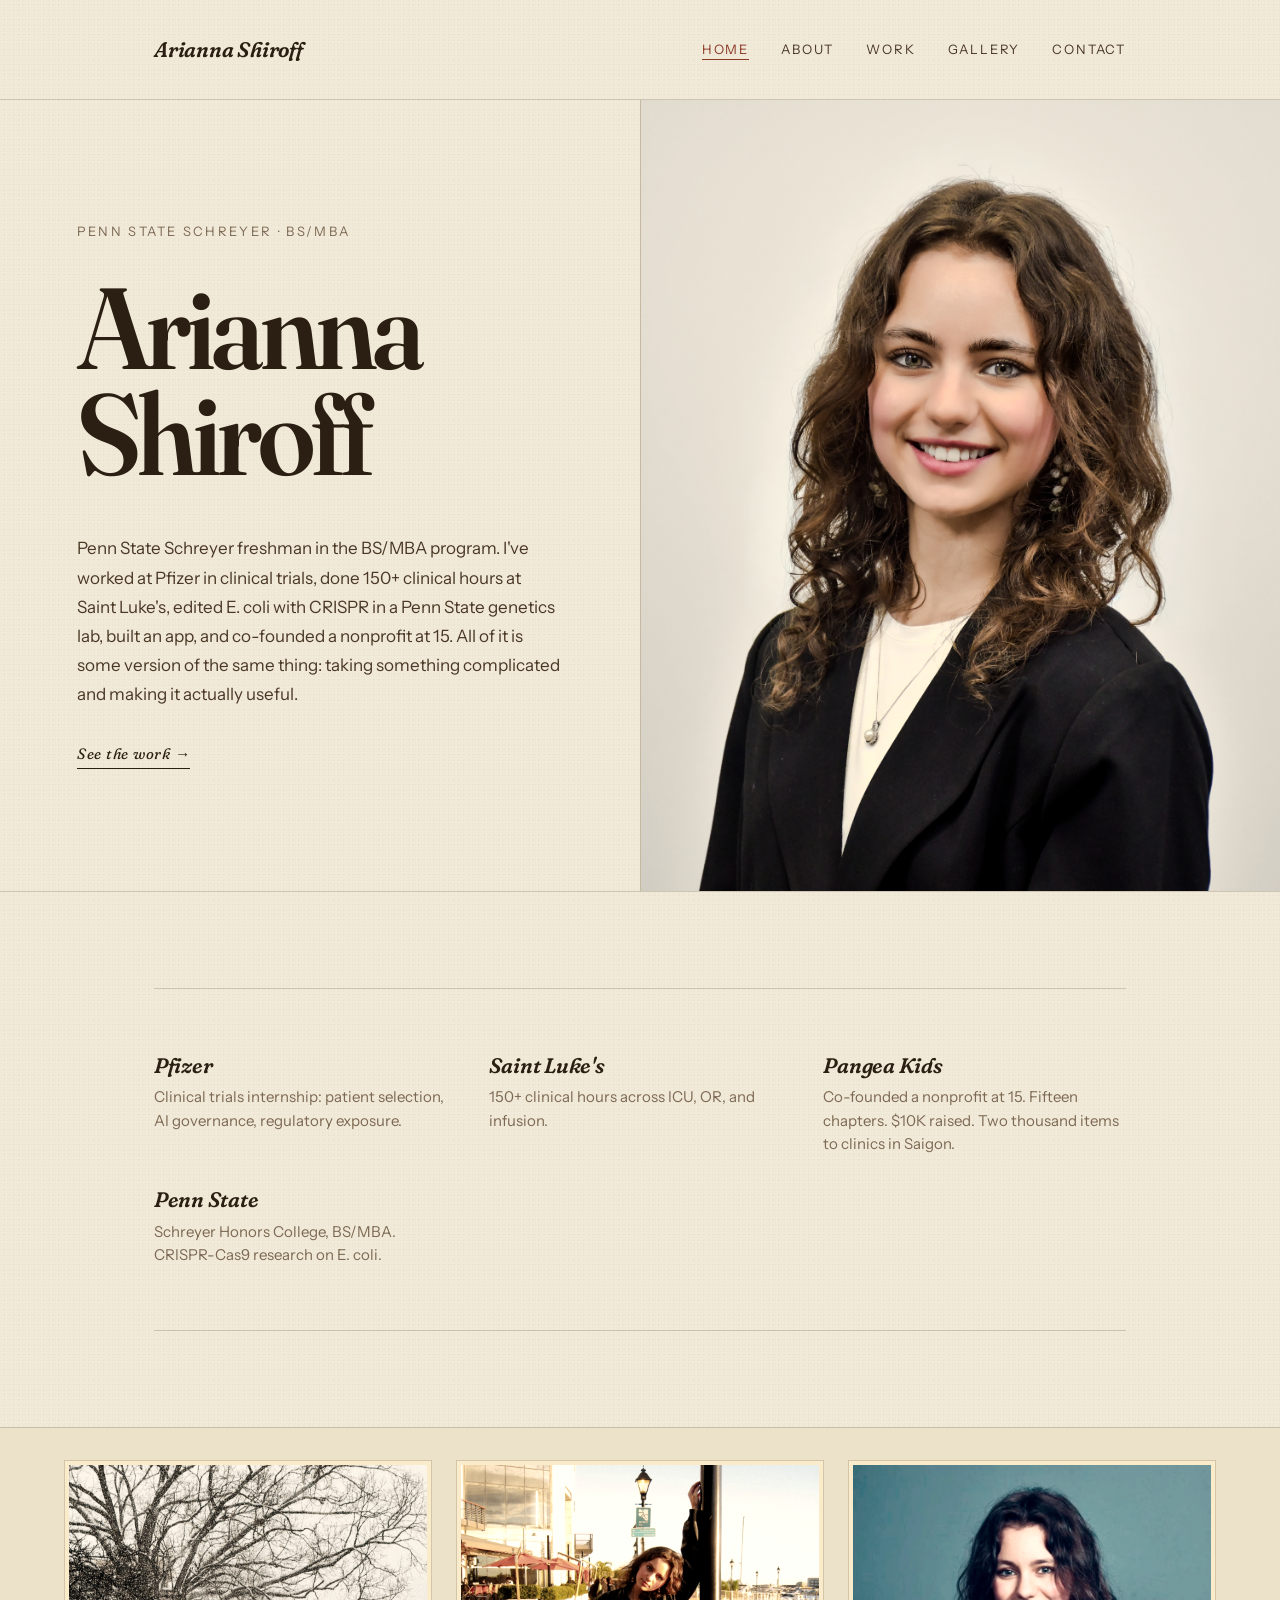
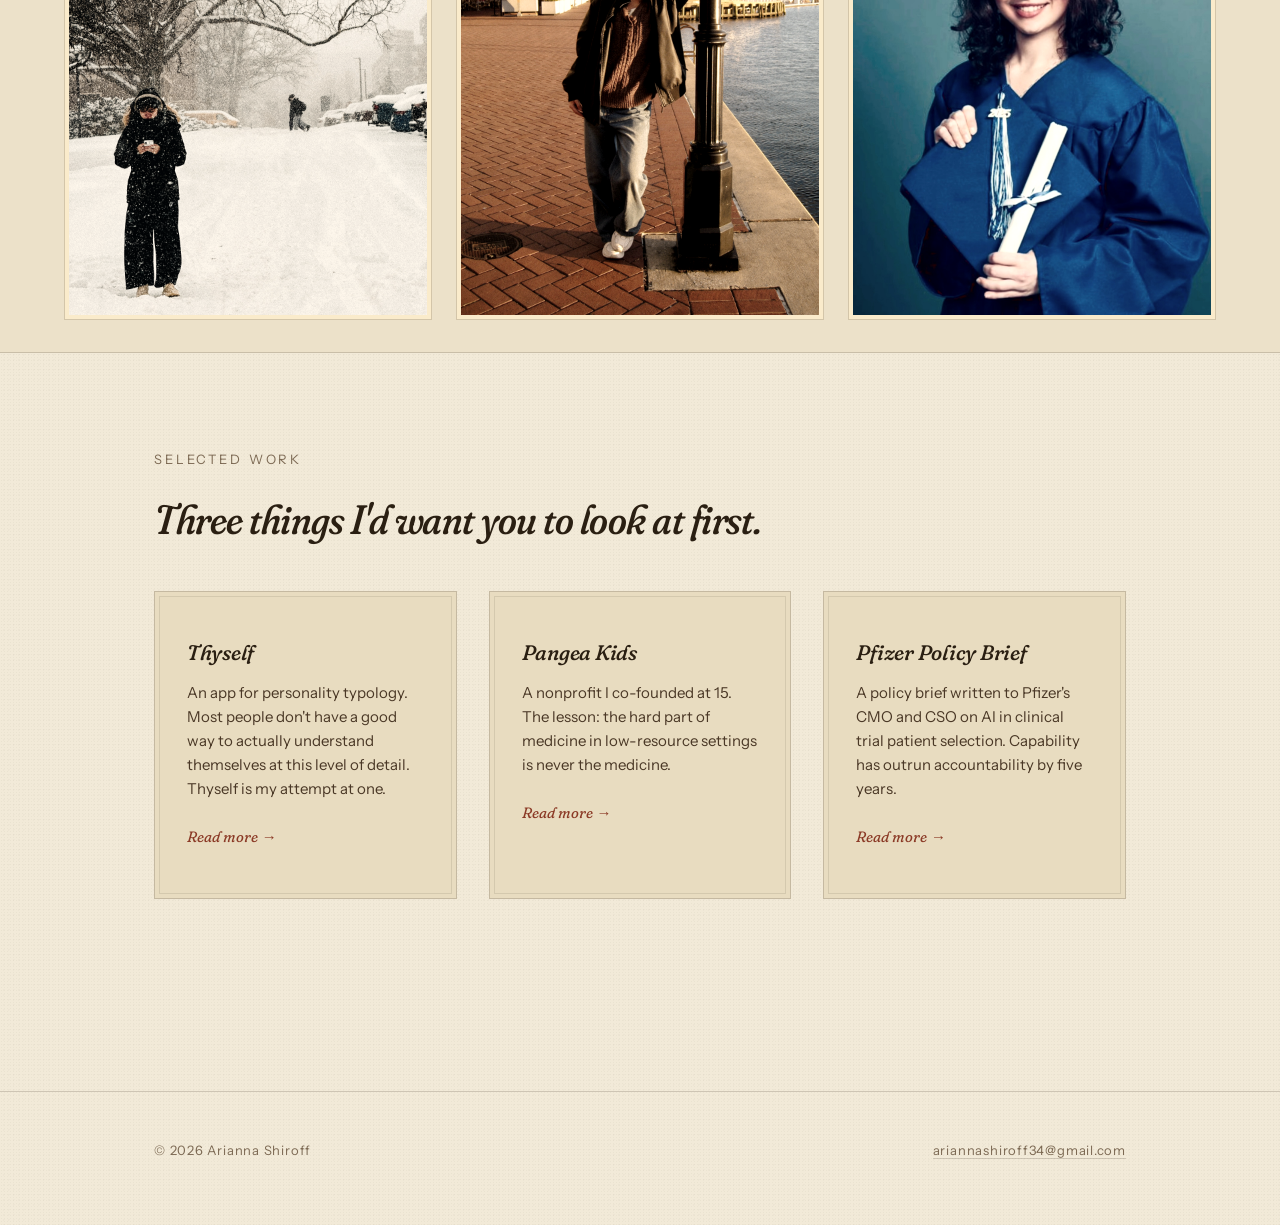
<file: index.html>
<!doctype html>
<html lang="en">
<head>
  <meta charset="utf-8" />
  <meta name="viewport" content="width=device-width, initial-scale=1" />
  <title>Arianna Shiroff | Portfolio</title>
  <meta name="description" content="Arianna Shiroff is a Penn State Schreyer Honors freshman in the BS/MBA program working at the seam between clinical science, science communication, and product. Translating what's complex and interior into something others can use." />
  <meta name="author" content="Arianna Shiroff" />

  <meta property="og:type" content="website" />
  <meta property="og:title" content="Arianna Shiroff | Portfolio" />
  <meta property="og:description" content="Translating what's complex and interior into something others can use." />
  <meta property="og:image" content="/assets/og-image.jpg" />
  <meta property="og:url" content="https://ariannashiroff.vercel.app/" />
  <meta name="twitter:card" content="summary_large_image" />

  <link rel="canonical" href="https://ariannashiroff.vercel.app/" />
  <link rel="icon" href="/favicon.ico" />

  <link rel="preconnect" href="https://fonts.googleapis.com" />
  <link rel="preconnect" href="https://fonts.gstatic.com" crossorigin />
  <link href="https://fonts.googleapis.com/css2?family=Fraunces:ital,opsz,wght,SOFT@0,9..144,400..700,0..100;1,9..144,400..700,0..100&family=Instrument+Sans:ital,wght@0,400;0,500;0,600;1,400&display=swap" rel="stylesheet" />

  <link rel="stylesheet" href="/css/styles.css" />
</head>
<body>

<header class="site-header">
  <div class="container">
    <a href="/" class="site-mark">Arianna Shiroff</a>
    <nav class="site-nav" aria-label="Primary">
      <ul>
        <li><a href="/" class="is-active">Home</a></li>
        <li><a href="/about.html">About</a></li>
        <li><a href="/work.html">Work</a></li>
        <li><a href="/gallery.html">Gallery</a></li>
        <li><a href="/contact.html">Contact</a></li>
      </ul>
    </nav>
  </div>
</header>

<main>
  <section class="hero">
    <div class="hero__copy">
      <p class="hero__eyebrow">Penn State Schreyer · BS/MBA</p>
      <h1 class="hero__name">Arianna<br>Shiroff</h1>
      <p class="hero__lede">Penn State Schreyer freshman in the BS/MBA program. I've worked at Pfizer in clinical trials, done 150+ clinical hours at Saint Luke's, edited E. coli with CRISPR in a Penn State genetics lab, built an app, and co-founded a nonprofit at 15. All of it is some version of the same thing: taking something complicated and making it actually useful.</p>
      <a href="/work" class="hero__cta">See the work →</a>
    </div>
    <div class="hero__photo-pane">
      <img src="/assets/headshot.jpg" alt="Arianna Shiroff" />
    </div>
  </section>

  <section>
    <div class="container">
      <div class="credentials">
        <div class="credentials__item">
          <h4>Pfizer</h4>
          <p>Clinical trials internship: patient selection, AI governance, regulatory exposure.</p>
        </div>
        <div class="credentials__item">
          <h4>Saint Luke's</h4>
          <p>150+ clinical hours across ICU, OR, and infusion.</p>
        </div>
        <div class="credentials__item">
          <h4>Pangea Kids</h4>
          <p>Co-founded a nonprofit at 15. Fifteen chapters. $10K raised. Two thousand items to clinics in Saigon.</p>
        </div>
        <div class="credentials__item">
          <h4>Penn State</h4>
          <p>Schreyer Honors College, BS/MBA. CRISPR-Cas9 research on E. coli.</p>
        </div>
      </div>
    </div>
  </section>

  <div class="editorial-strip">
    <img src="/assets/ari-snowstorm.jpg" alt="Arianna Shiroff in a snowstorm" />
    <img src="/assets/ari-waterfront-golden.jpg" alt="Arianna Shiroff at the waterfront, golden hour" />
    <img src="/assets/ari-graduation.jpg" alt="Arianna Shiroff graduating high school, 2025" />
  </div>

  <section>
    <div class="container">
      <p class="section__label">Selected Work</p>
      <h2 class="section__title">Three things I'd want you to look at first.</h2>

      <div class="featured">
        <article class="featured__card">
          <a href="/work.html#thyself">
            <h3>Thyself</h3>
            <p>An app for personality typology. Most people don't have a good way to actually understand themselves at this level of detail. Thyself is my attempt at one.</p>
            <span class="arrow">Read more →</span>
          </a>
        </article>
        <article class="featured__card">
          <a href="/work.html#vmaa">
            <h3>Pangea Kids</h3>
            <p>A nonprofit I co-founded at 15. The lesson: the hard part of medicine in low-resource settings is never the medicine.</p>
            <span class="arrow">Read more →</span>
          </a>
        </article>
        <article class="featured__card">
          <a href="/work.html#pfizer-brief">
            <h3>Pfizer Policy Brief</h3>
            <p>A policy brief written to Pfizer's CMO and CSO on AI in clinical trial patient selection. Capability has outrun accountability by five years.</p>
            <span class="arrow">Read more →</span>
          </a>
        </article>
      </div>
    </div>
  </section>
</main>

<footer class="site-footer">
  <div class="container">
    <span>© 2026 Arianna Shiroff</span>
    <span><a href="/contact.html">ariannashiroff34@gmail.com</a></span>
  </div>
</footer>

</body>
</html>
</file>
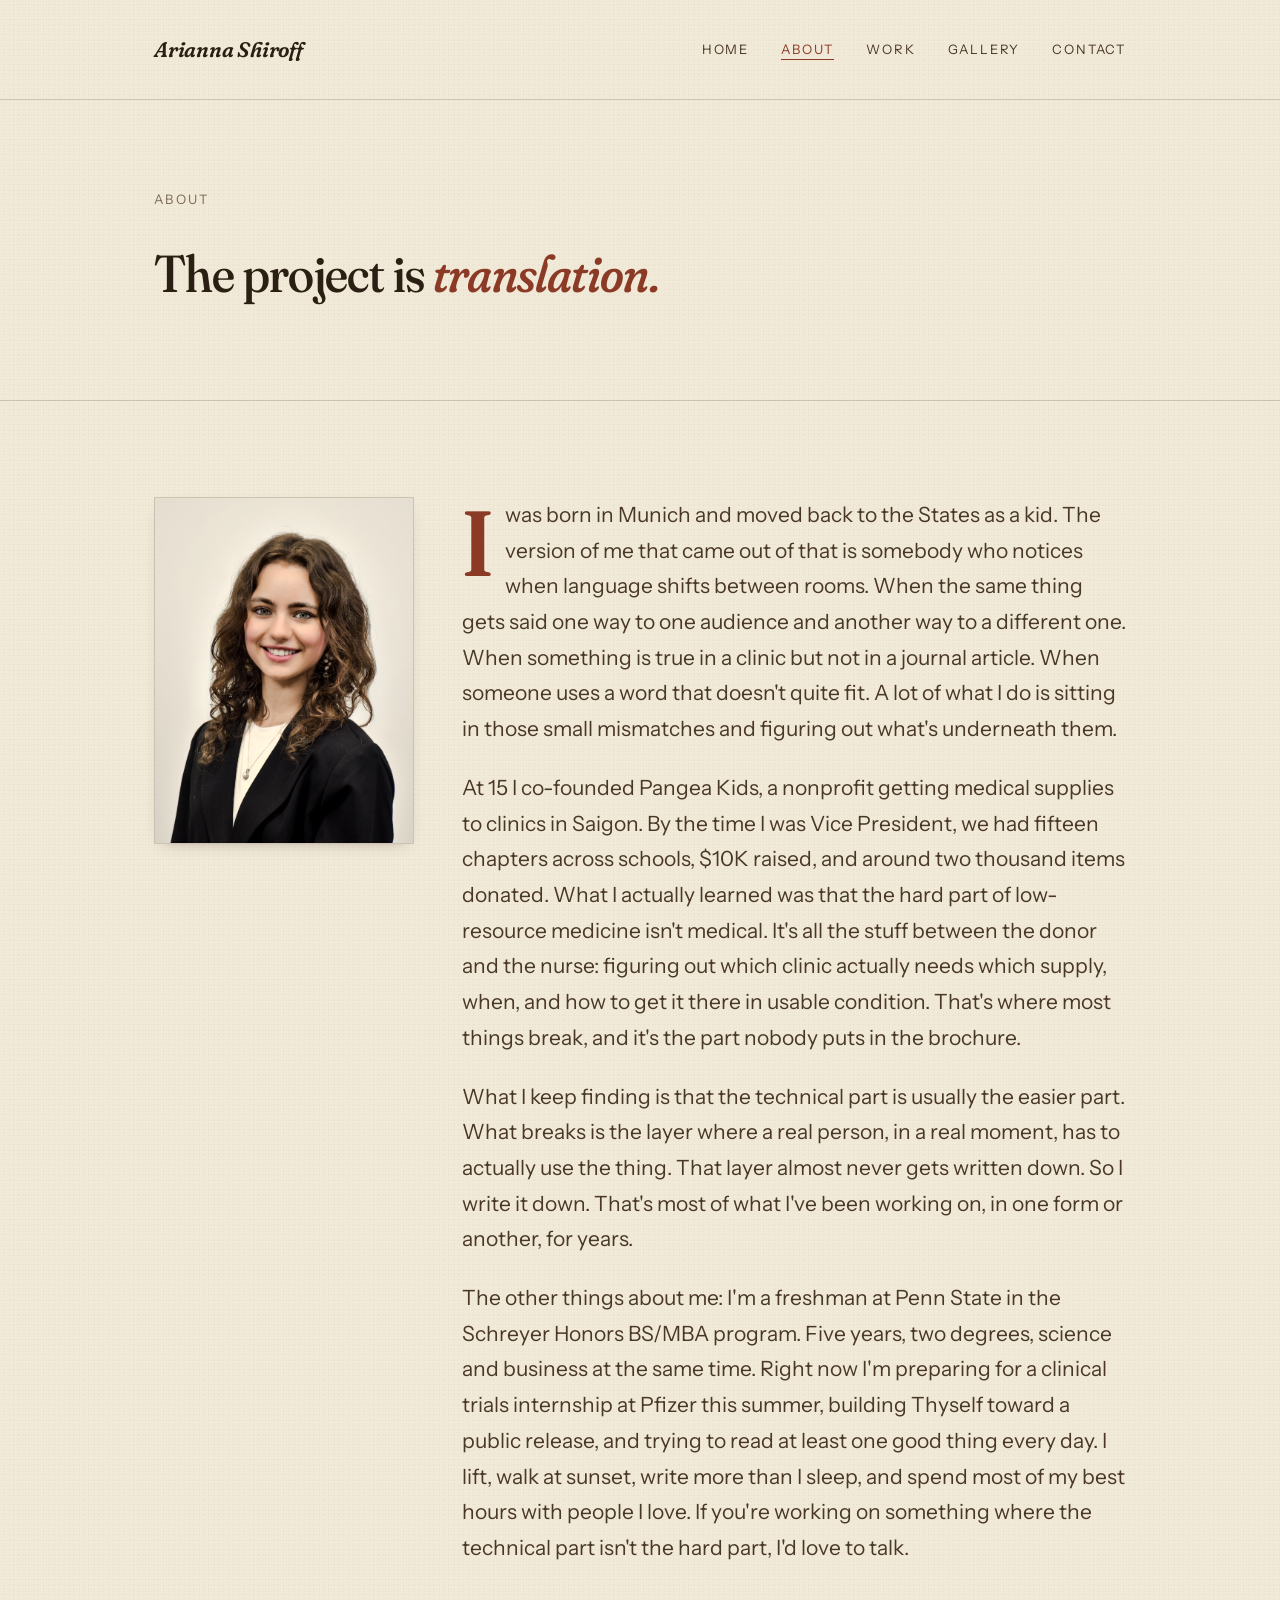
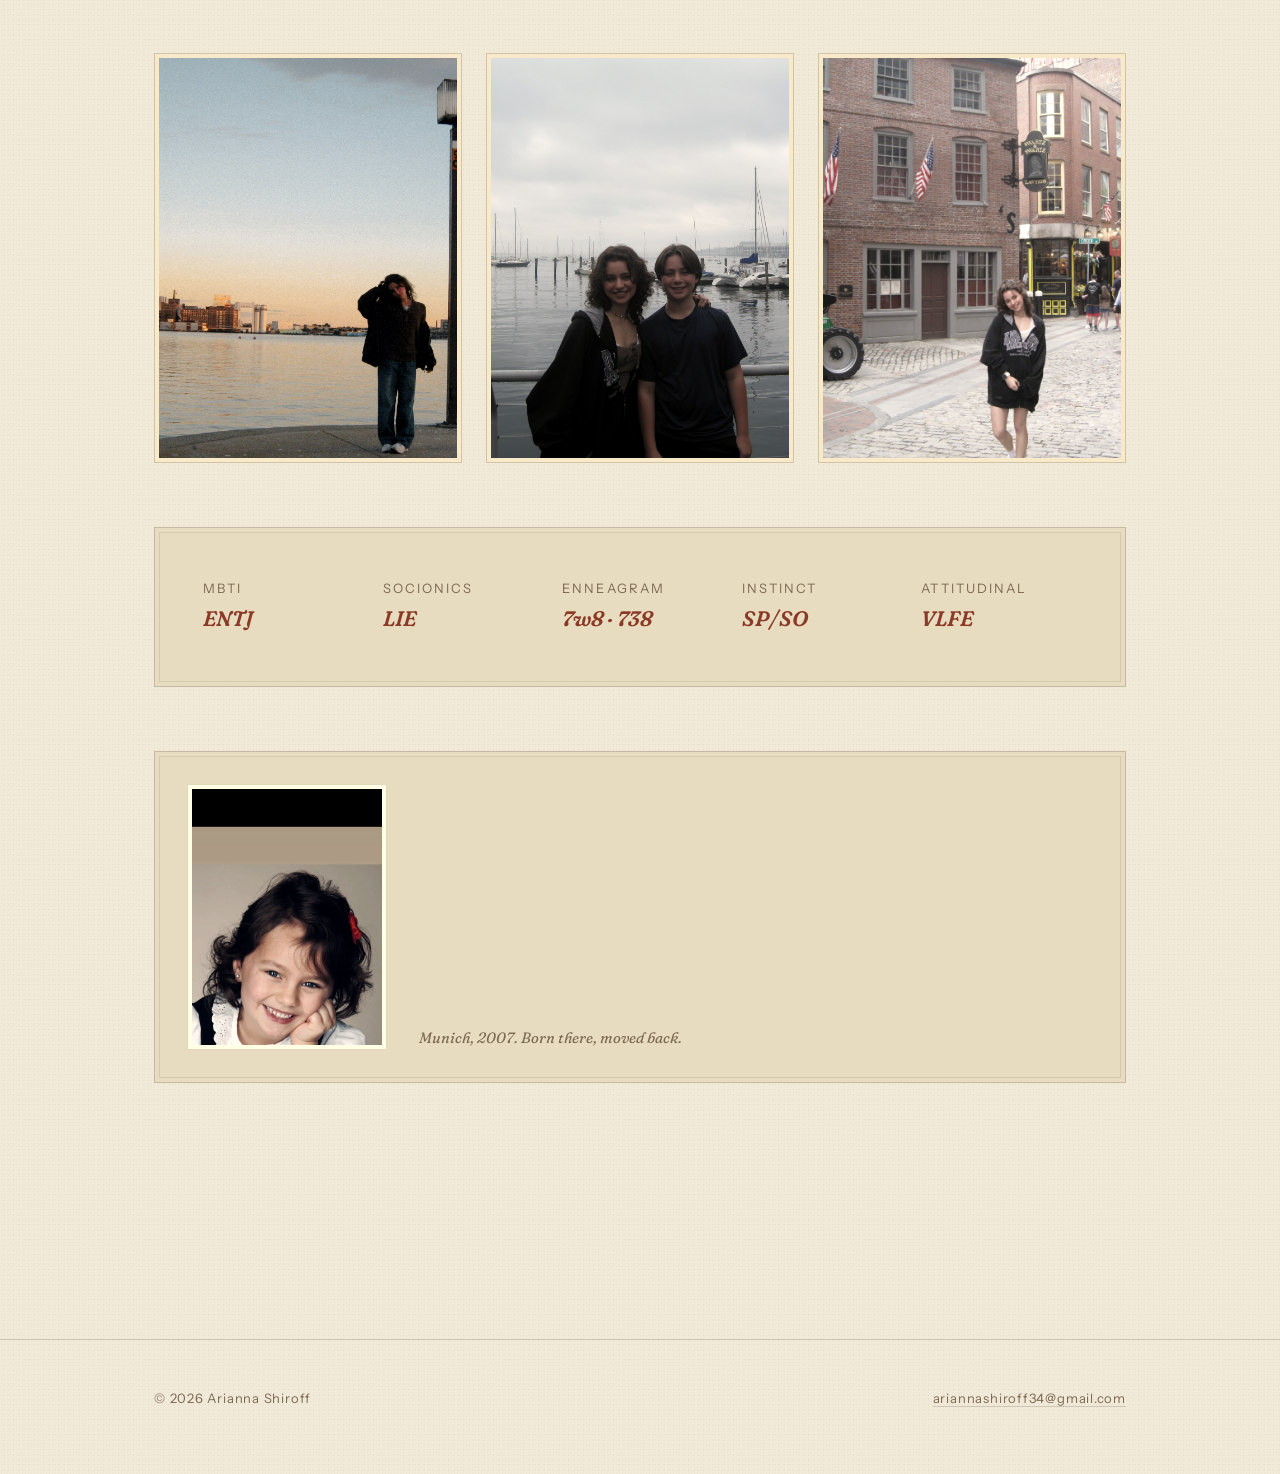
<file: about.html>
<!doctype html>
<html lang="en">
<head>
  <meta charset="utf-8" />
  <meta name="viewport" content="width=device-width, initial-scale=1" />
  <title>About | Arianna Shiroff</title>
  <meta name="description" content="About Arianna Shiroff: Penn State Schreyer BS/MBA, clinical research, science communication, and the project of translating what's complex and interior into something others can use." />

  <meta property="og:type" content="website" />
  <meta property="og:title" content="About | Arianna Shiroff" />
  <meta property="og:description" content="The project is translation. It always has been." />
  <meta property="og:image" content="/assets/og-image.jpg" />

  <link rel="preconnect" href="https://fonts.googleapis.com" />
  <link rel="preconnect" href="https://fonts.gstatic.com" crossorigin />
  <link href="https://fonts.googleapis.com/css2?family=Fraunces:ital,opsz,wght,SOFT@0,9..144,400..700,0..100;1,9..144,400..700,0..100&family=Instrument+Sans:ital,wght@0,400;0,500;0,600;1,400&display=swap" rel="stylesheet" />

  <link rel="stylesheet" href="/css/styles.css" />
</head>
<body>

<header class="site-header">
  <div class="container">
    <a href="/" class="site-mark">Arianna Shiroff</a>
    <nav class="site-nav" aria-label="Primary">
      <ul>
        <li><a href="/">Home</a></li>
        <li><a href="/about.html" class="is-active">About</a></li>
        <li><a href="/work.html">Work</a></li>
        <li><a href="/gallery.html">Gallery</a></li>
        <li><a href="/contact.html">Contact</a></li>
      </ul>
    </nav>
  </div>
</header>

<main>
  <section class="hero">
    <div class="container">
      <p class="hero__eyebrow">About</p>
      <h1 class="hero__title">The project is <em>translation.</em></h1>
    </div>
  </section>

  <section>
    <div class="container">
      <div class="bio-wrap">
        <img src="/assets/headshot.jpg" alt="Arianna Shiroff" class="bio-photo" />
        <div class="bio prose">
          <p>I was born in Munich and moved back to the States as a kid. The version of me that came out of that is somebody who notices when language shifts between rooms. When the same thing gets said one way to one audience and another way to a different one. When something is true in a clinic but not in a journal article. When someone uses a word that doesn't quite fit. A lot of what I do is sitting in those small mismatches and figuring out what's underneath them.</p>

          <p>At 15 I co-founded Pangea Kids, a nonprofit getting medical supplies to clinics in Saigon. By the time I was Vice President, we had fifteen chapters across schools, $10K raised, and around two thousand items donated. What I actually learned was that the hard part of low-resource medicine isn't medical. It's all the stuff between the donor and the nurse: figuring out which clinic actually needs which supply, when, and how to get it there in usable condition. That's where most things break, and it's the part nobody puts in the brochure.</p>

          <p>What I keep finding is that the technical part is usually the easier part. What breaks is the layer where a real person, in a real moment, has to actually use the thing. That layer almost never gets written down. So I write it down. That's most of what I've been working on, in one form or another, for years.</p>

          <p>The other things about me: I'm a freshman at Penn State in the Schreyer Honors BS/MBA program. Five years, two degrees, science and business at the same time. Right now I'm preparing for a clinical trials internship at Pfizer this summer, building Thyself toward a public release, and trying to read at least one good thing every day. I lift, walk at sunset, write more than I sleep, and spend most of my best hours with people I love. If you're working on something where the technical part isn't the hard part, I'd love to talk.</p>
        </div>
      </div>

      <div class="photo-strip" aria-label="2024">
        <img src="/assets/ari-waterfront-dusk.jpg" alt="Arianna Shiroff at the waterfront at dusk" />
        <img src="/assets/ari-boston-harbor.jpg" alt="Arianna Shiroff at Boston Harbor, 2024" />
        <img src="/assets/ari-boston-faneuil.jpg" alt="Arianna Shiroff in Boston's Faneuil Hall district" />
      </div>

      <div class="typology" aria-label="How I think">
        <div class="typology__item"><span>MBTI</span><strong>ENTJ</strong></div>
        <div class="typology__item"><span>Socionics</span><strong>LIE</strong></div>
        <div class="typology__item"><span>Enneagram</span><strong>7w8 · 738</strong></div>
        <div class="typology__item"><span>Instinct</span><strong>SP/SO</strong></div>
        <div class="typology__item"><span>Attitudinal</span><strong>VLFE</strong></div>
      </div>

      <figure class="origin-figure">
        <img src="/assets/ari-childhood.png" alt="Young Arianna in traditional Bavarian dress, Munich" />
        <figcaption>Munich, 2007. Born there, moved back.</figcaption>
      </figure>

    </div>
  </section>
</main>

<footer class="site-footer">
  <div class="container">
    <span>© 2026 Arianna Shiroff</span>
    <span><a href="/contact.html">ariannashiroff34@gmail.com</a></span>
  </div>
</footer>

</body>
</html>
</file>
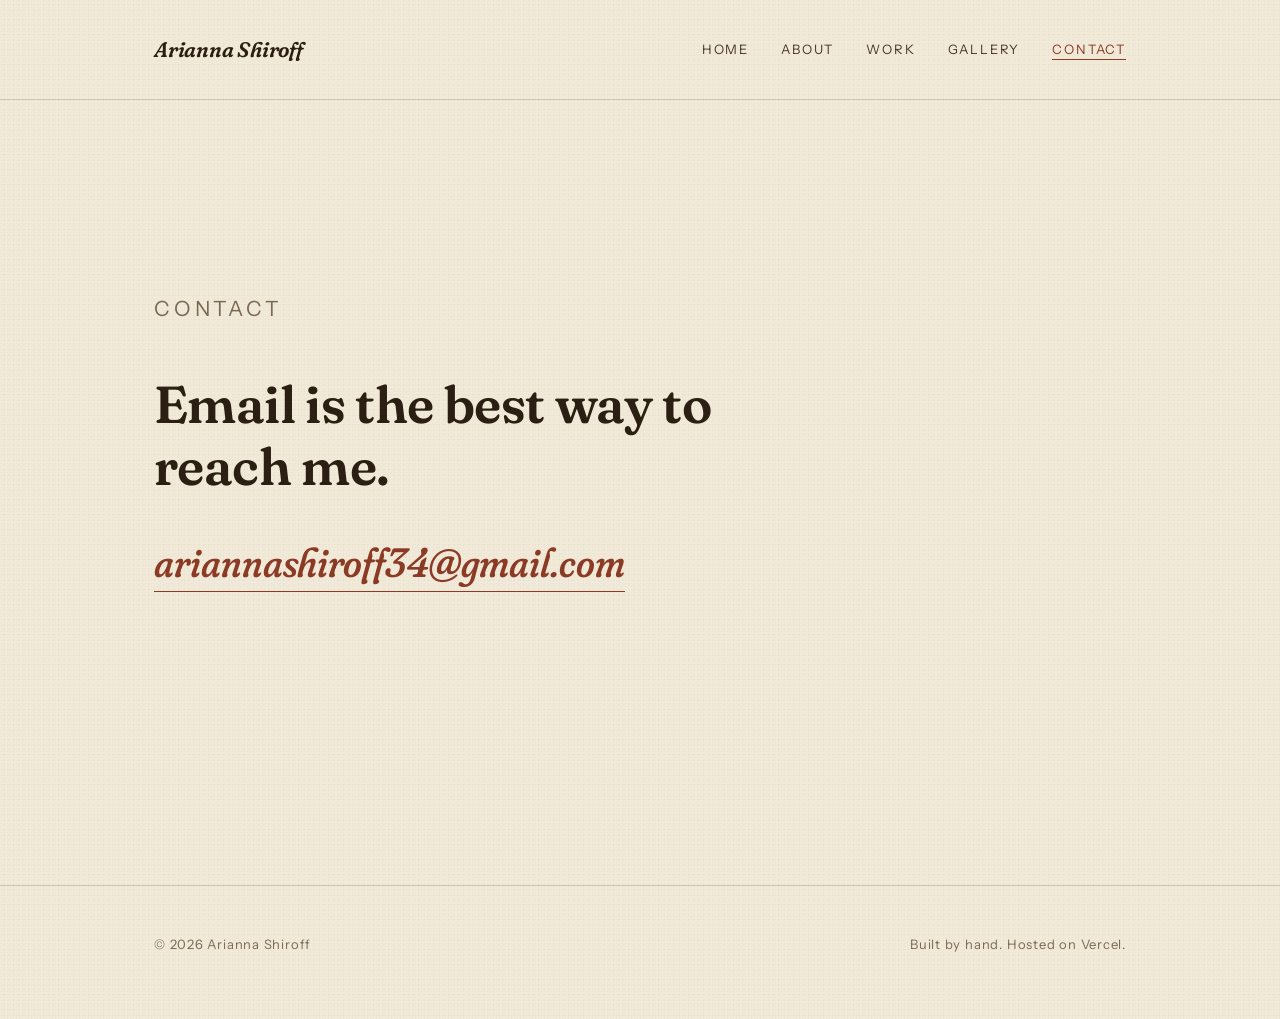
<file: contact.html>
<!doctype html>
<html lang="en">
<head>
  <meta charset="utf-8" />
  <meta name="viewport" content="width=device-width, initial-scale=1" />
  <title>Contact | Arianna Shiroff</title>
  <meta name="description" content="Contact Arianna Shiroff." />

  <meta property="og:type" content="website" />
  <meta property="og:title" content="Contact | Arianna Shiroff" />
  <meta property="og:description" content="Email is the best way to reach me." />
  <meta property="og:image" content="/assets/og-image.jpg" />

  <link rel="preconnect" href="https://fonts.googleapis.com" />
  <link rel="preconnect" href="https://fonts.gstatic.com" crossorigin />
  <link href="https://fonts.googleapis.com/css2?family=Fraunces:ital,opsz,wght,SOFT@0,9..144,400..700,0..100;1,9..144,400..700,0..100&family=Instrument+Sans:ital,wght@0,400;0,500;0,600;1,400&display=swap" rel="stylesheet" />

  <link rel="stylesheet" href="/css/styles.css" />
</head>
<body>

<header class="site-header">
  <div class="container">
    <a href="/" class="site-mark">Arianna Shiroff</a>
    <nav class="site-nav" aria-label="Primary">
      <ul>
        <li><a href="/">Home</a></li>
        <li><a href="/about.html">About</a></li>
        <li><a href="/work.html">Work</a></li>
        <li><a href="/gallery.html">Gallery</a></li>
        <li><a href="/contact.html" class="is-active">Contact</a></li>
      </ul>
    </nav>
  </div>
</header>

<main>
  <section>
    <div class="container">
      <div class="contact-block">
        <p class="hero__eyebrow">Contact</p>
        <h1>Email is the best way to reach me.</h1>
        <a href="mailto:ariannashiroff34@gmail.com" class="contact-email">ariannashiroff34@gmail.com</a>
      </div>
    </div>
  </section>
</main>

<footer class="site-footer">
  <div class="container">
    <span>© 2026 Arianna Shiroff</span>
    <span>Built by hand. Hosted on Vercel.</span>
  </div>
</footer>

</body>
</html>
</file>
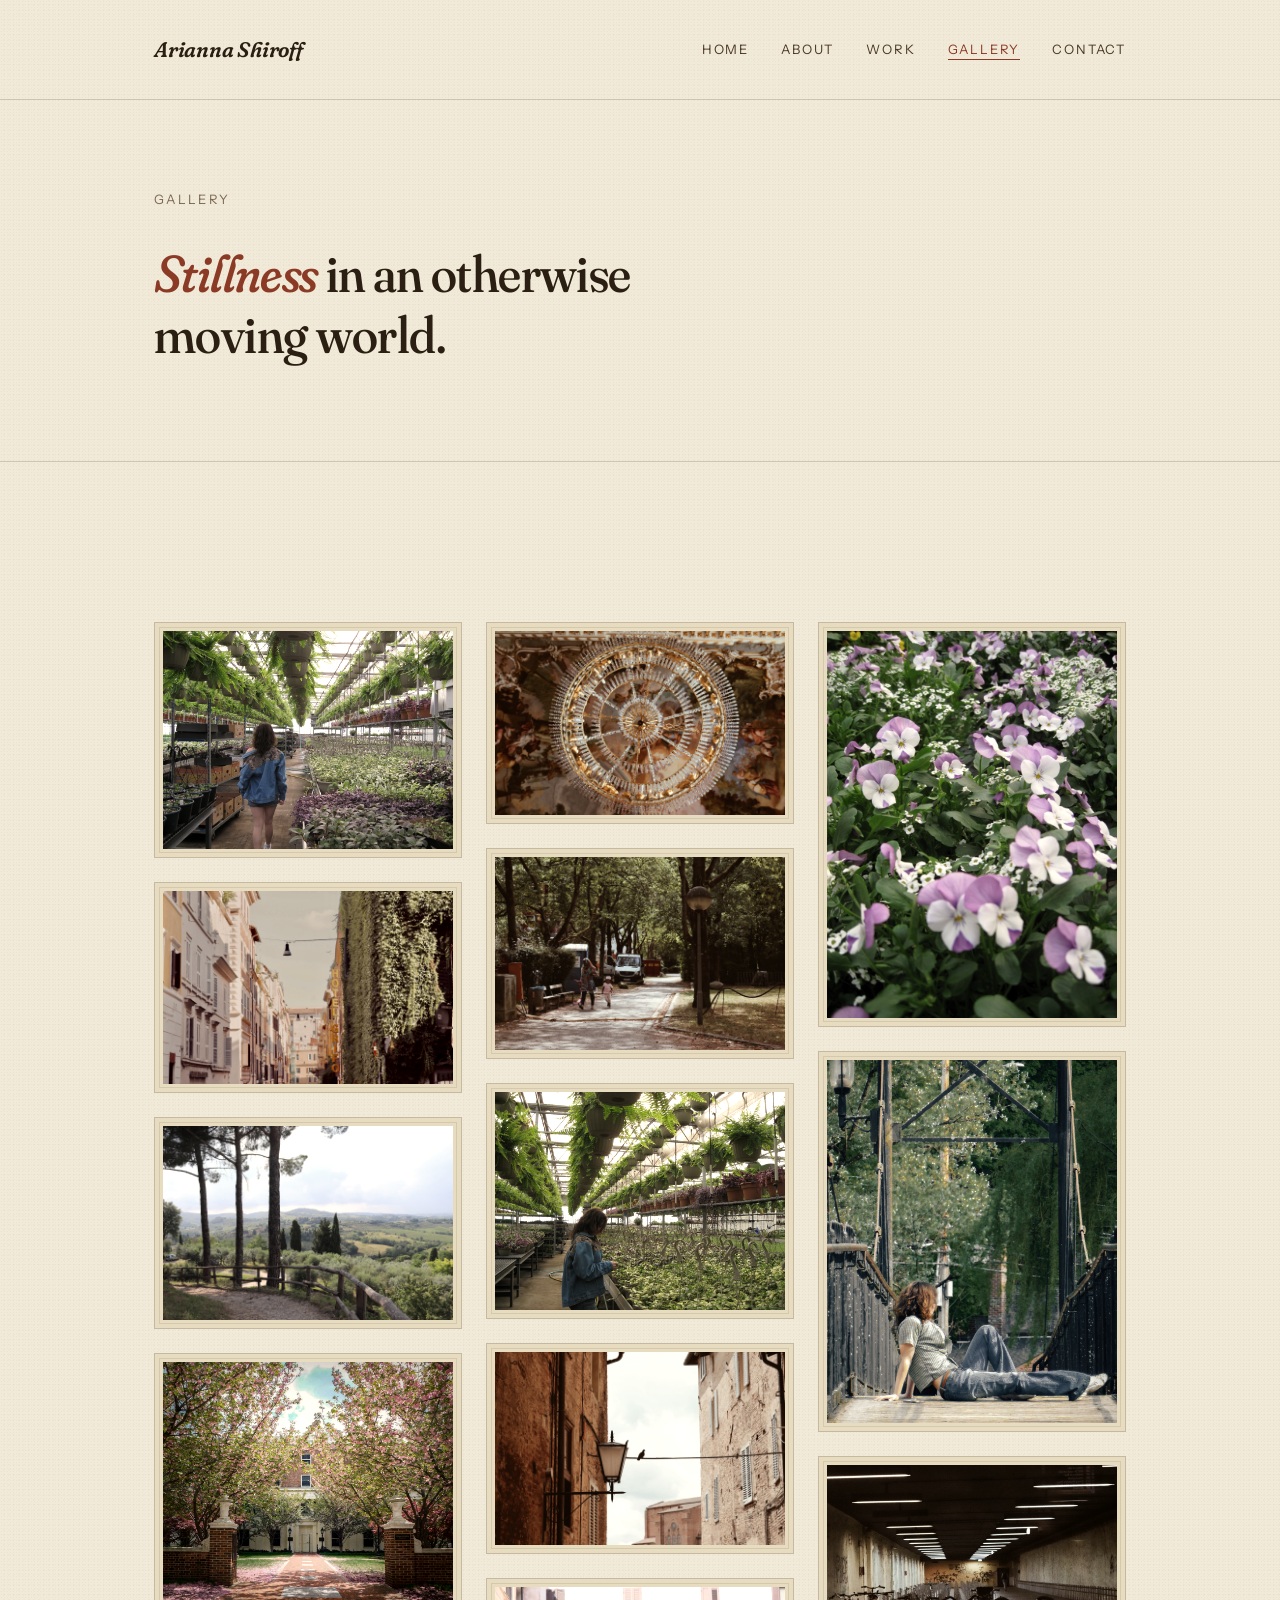
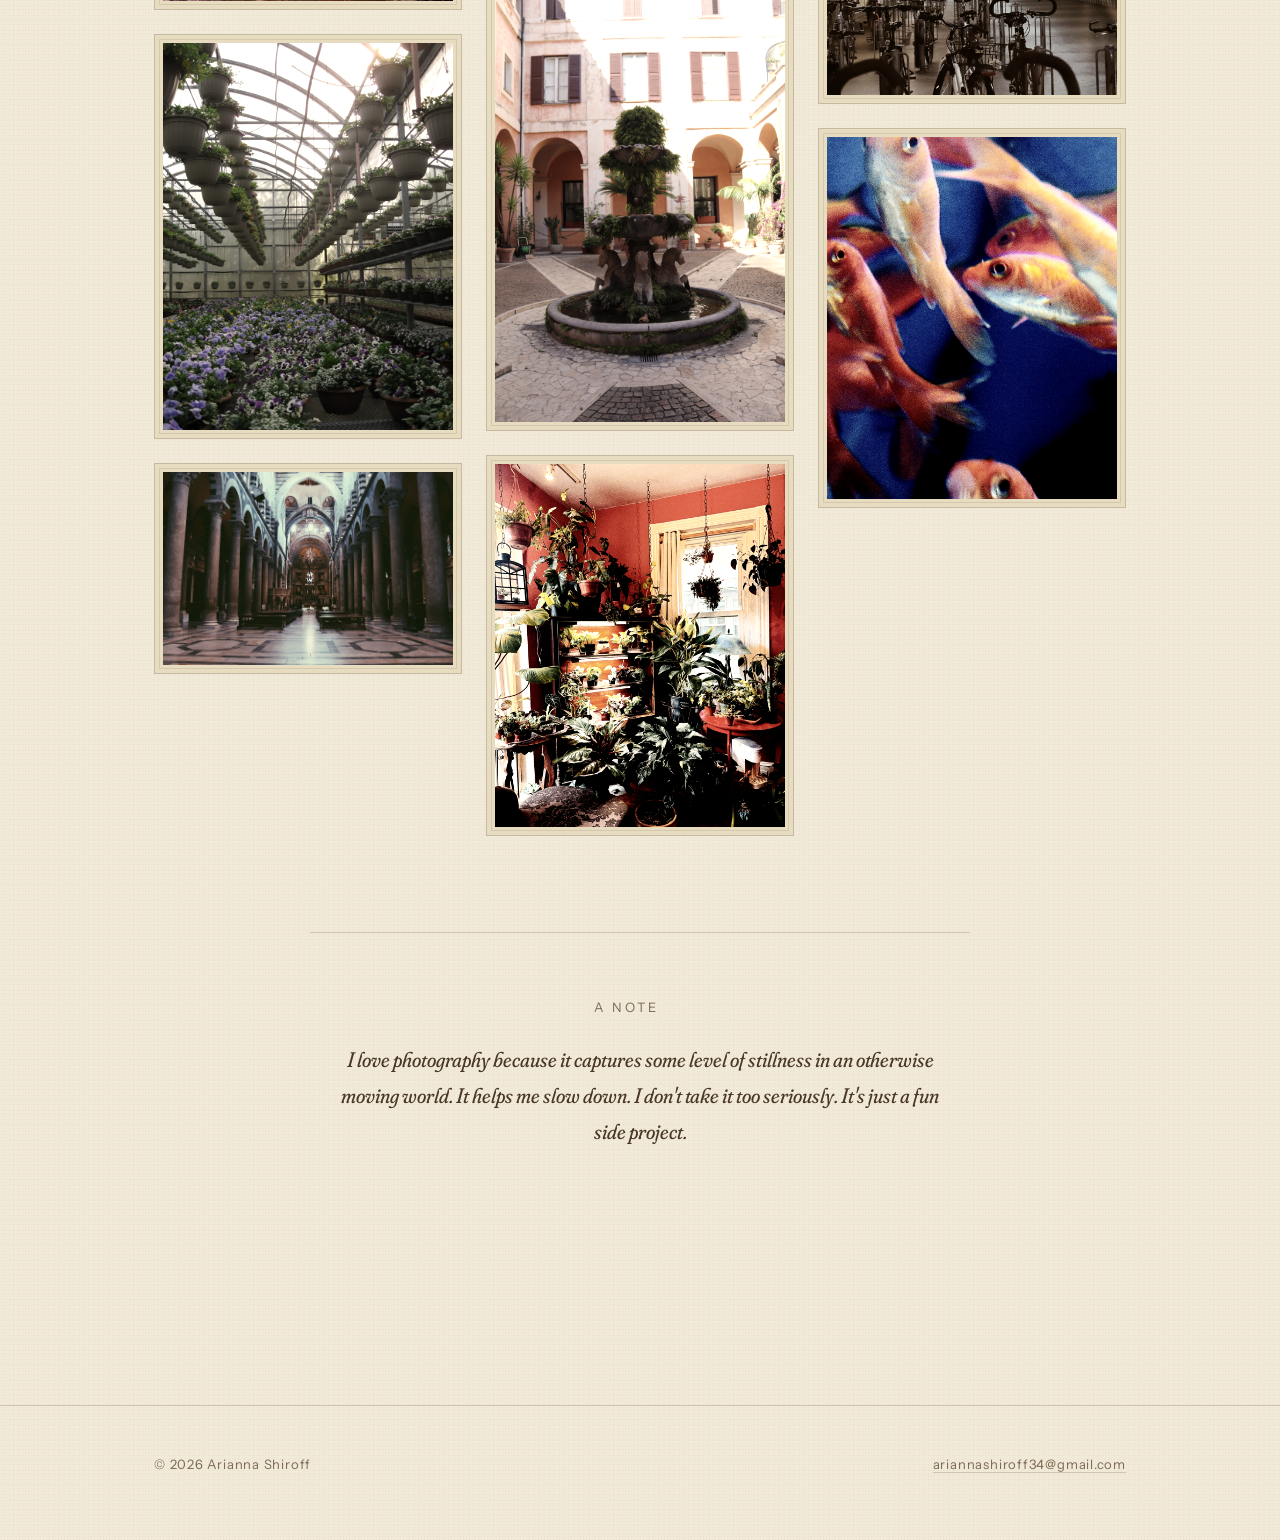
<file: gallery.html>
<!doctype html>
<html lang="en">
<head>
  <meta charset="utf-8" />
  <meta name="viewport" content="width=device-width, initial-scale=1" />
  <title>Gallery | Arianna Shiroff</title>
  <meta name="description" content="A selection of photographs by Arianna Shiroff. A side project, not a serious one." />

  <meta property="og:type" content="website" />
  <meta property="og:title" content="Gallery | Arianna Shiroff" />
  <meta property="og:description" content="Stillness in an otherwise moving world." />
  <meta property="og:image" content="/assets/og-image.jpg" />

  <link rel="preconnect" href="https://fonts.googleapis.com" />
  <link rel="preconnect" href="https://fonts.gstatic.com" crossorigin />
  <link href="https://fonts.googleapis.com/css2?family=Fraunces:ital,opsz,wght,SOFT@0,9..144,400..700,0..100;1,9..144,400..700,0..100&family=Instrument+Sans:ital,wght@0,400;0,500;0,600;1,400&display=swap" rel="stylesheet" />

  <link rel="stylesheet" href="/css/styles.css" />
</head>
<body>

<header class="site-header">
  <div class="container">
    <a href="/" class="site-mark">Arianna Shiroff</a>
    <nav class="site-nav" aria-label="Primary">
      <ul>
        <li><a href="/">Home</a></li>
        <li><a href="/about.html">About</a></li>
        <li><a href="/work.html">Work</a></li>
        <li><a href="/gallery.html" class="is-active">Gallery</a></li>
        <li><a href="/contact.html">Contact</a></li>
      </ul>
    </nav>
  </div>
</header>

<main>
  <section class="hero">
    <div class="container">
      <p class="hero__eyebrow">Gallery</p>
      <h1 class="hero__title"><em>Stillness</em> in an otherwise moving world.</h1>
    </div>
  </section>

  <section>
    <div class="container">
      <div class="gallery-grid">
        <figure><img src="/assets/gallery-greenhouse-back.jpg" alt="Greenhouse, denim jacket from behind" loading="lazy" /></figure>
        <figure><img src="/assets/gallery-rome-grifo.jpg" alt="Rome street, Hotel Grifo sign" loading="lazy" /></figure>
        <figure><img src="/assets/gallery-tuscany.jpg" alt="Tuscan countryside through pines" loading="lazy" /></figure>
        <figure><img src="/assets/gallery-cherry-blossoms.jpg" alt="Penn State campus, cherry blossoms" loading="lazy" /></figure>
        <figure><img src="/assets/gallery-greenhouse-baskets.jpg" alt="Greenhouse, hanging baskets" loading="lazy" /></figure>
        <figure><img src="/assets/gallery-pisa.jpg" alt="Interior of the Duomo di Pisa" loading="lazy" /></figure>
        <figure><img src="/assets/gallery-chandelier.jpg" alt="Baroque ceiling and chandelier" loading="lazy" /></figure>
        <figure><img src="/assets/gallery-rome-courtyard.jpg" alt="Roman courtyard fountain" loading="lazy" /></figure>
        <figure><img src="/assets/gallery-greenhouse-front.jpg" alt="Greenhouse, second frame" loading="lazy" /></figure>
        <figure><img src="/assets/gallery-pigeon.jpg" alt="European alley with a pigeon on a wire" loading="lazy" /></figure>
        <figure><img src="/assets/gallery-fountain.jpg" alt="Italian courtyard fountain" loading="lazy" /></figure>
        <figure><img src="/assets/gallery-plant-shop.jpg" alt="Plant shop with red walls" loading="lazy" /></figure>
        <figure><img src="/assets/gallery-pansies.jpg" alt="A field of pansies" loading="lazy" /></figure>
        <figure><img src="/assets/gallery-bridge-sit.jpg" alt="Sitting on a footbridge in summer" loading="lazy" /></figure>
        <figure><img src="/assets/gallery-bicycles.jpg" alt="Underground bicycle parking" loading="lazy" /></figure>
        <figure><img src="/assets/gallery-aquarium.jpg" alt="Aquarium fish, close" loading="lazy" /></figure>
      </div>

      <aside class="gallery-coda">
        <p class="section__label">A note</p>
        <p>I love photography because it captures some level of stillness in an otherwise moving world. It helps me slow down. I don't take it too seriously. It's just a fun side project.</p>
      </aside>
    </div>
  </section>
</main>

<footer class="site-footer">
  <div class="container">
    <span>© 2026 Arianna Shiroff</span>
    <span><a href="/contact.html">ariannashiroff34@gmail.com</a></span>
  </div>
</footer>

</body>
</html>
</file>
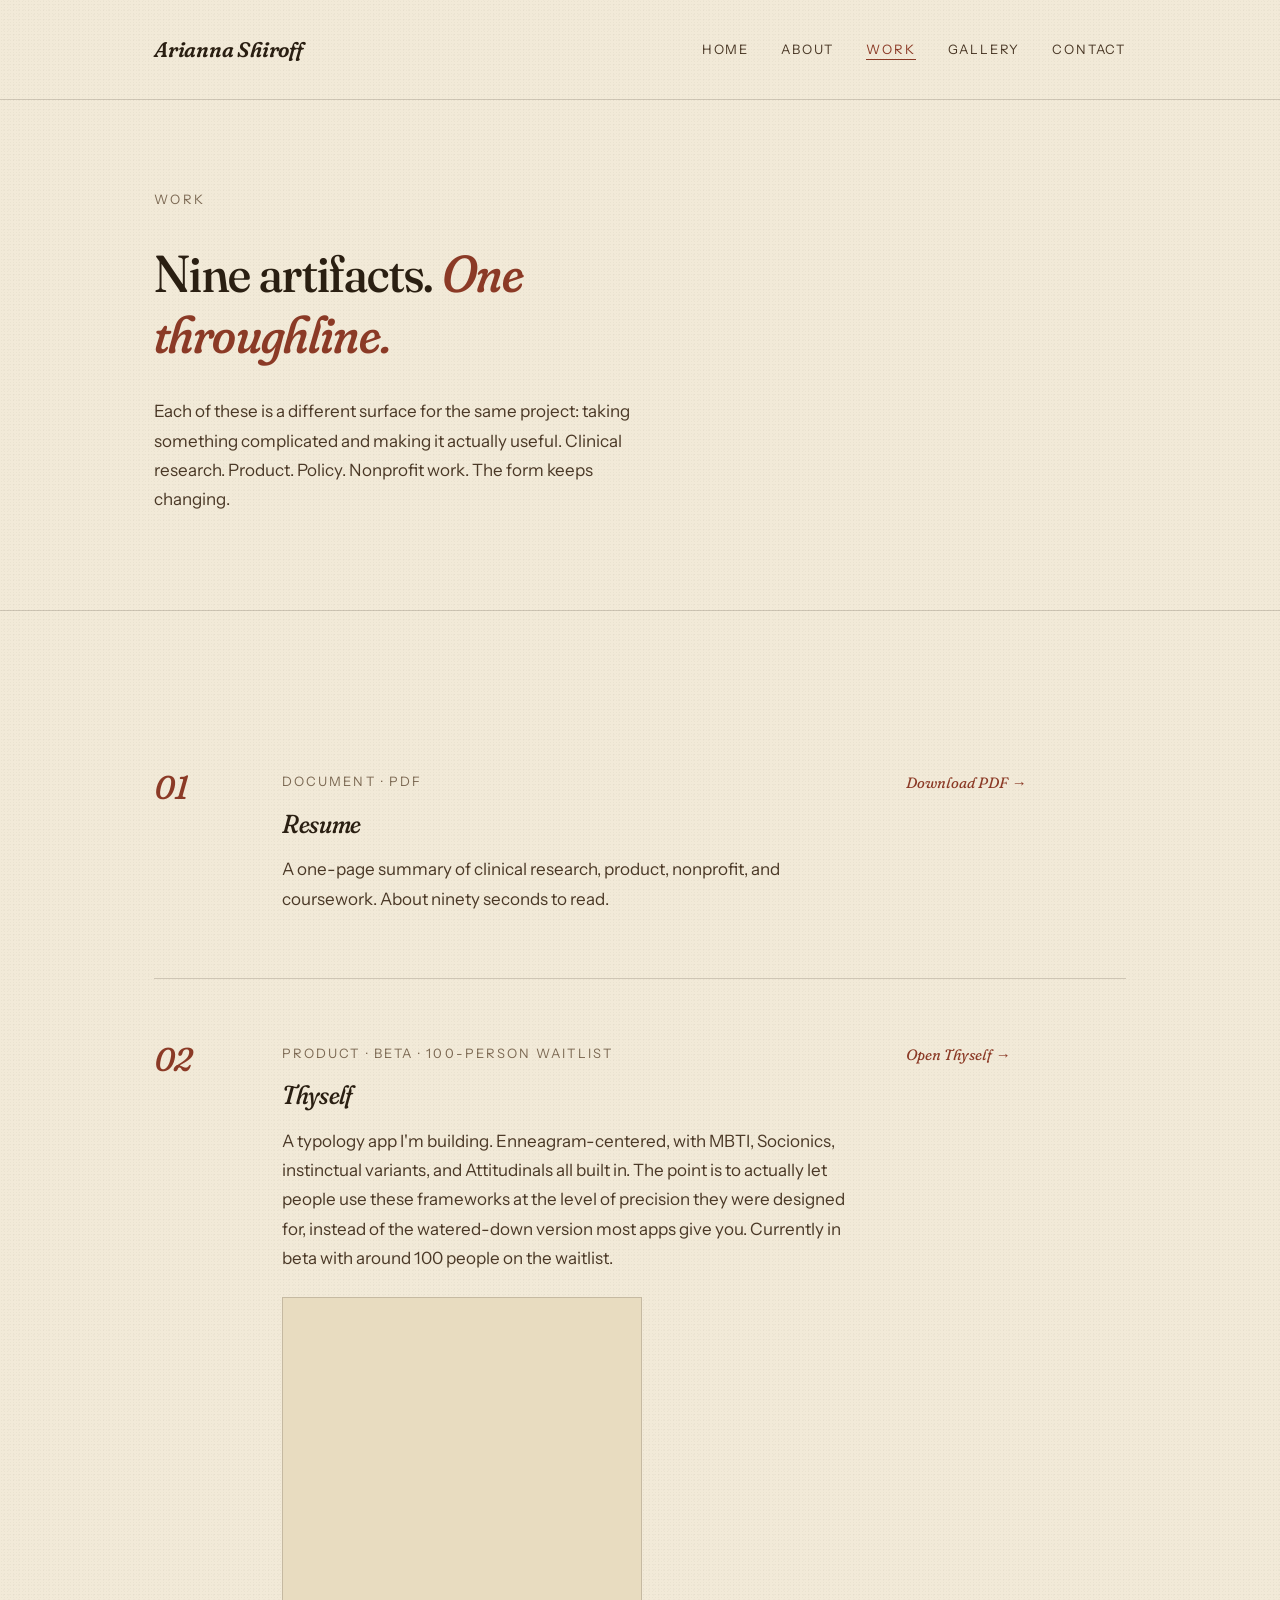
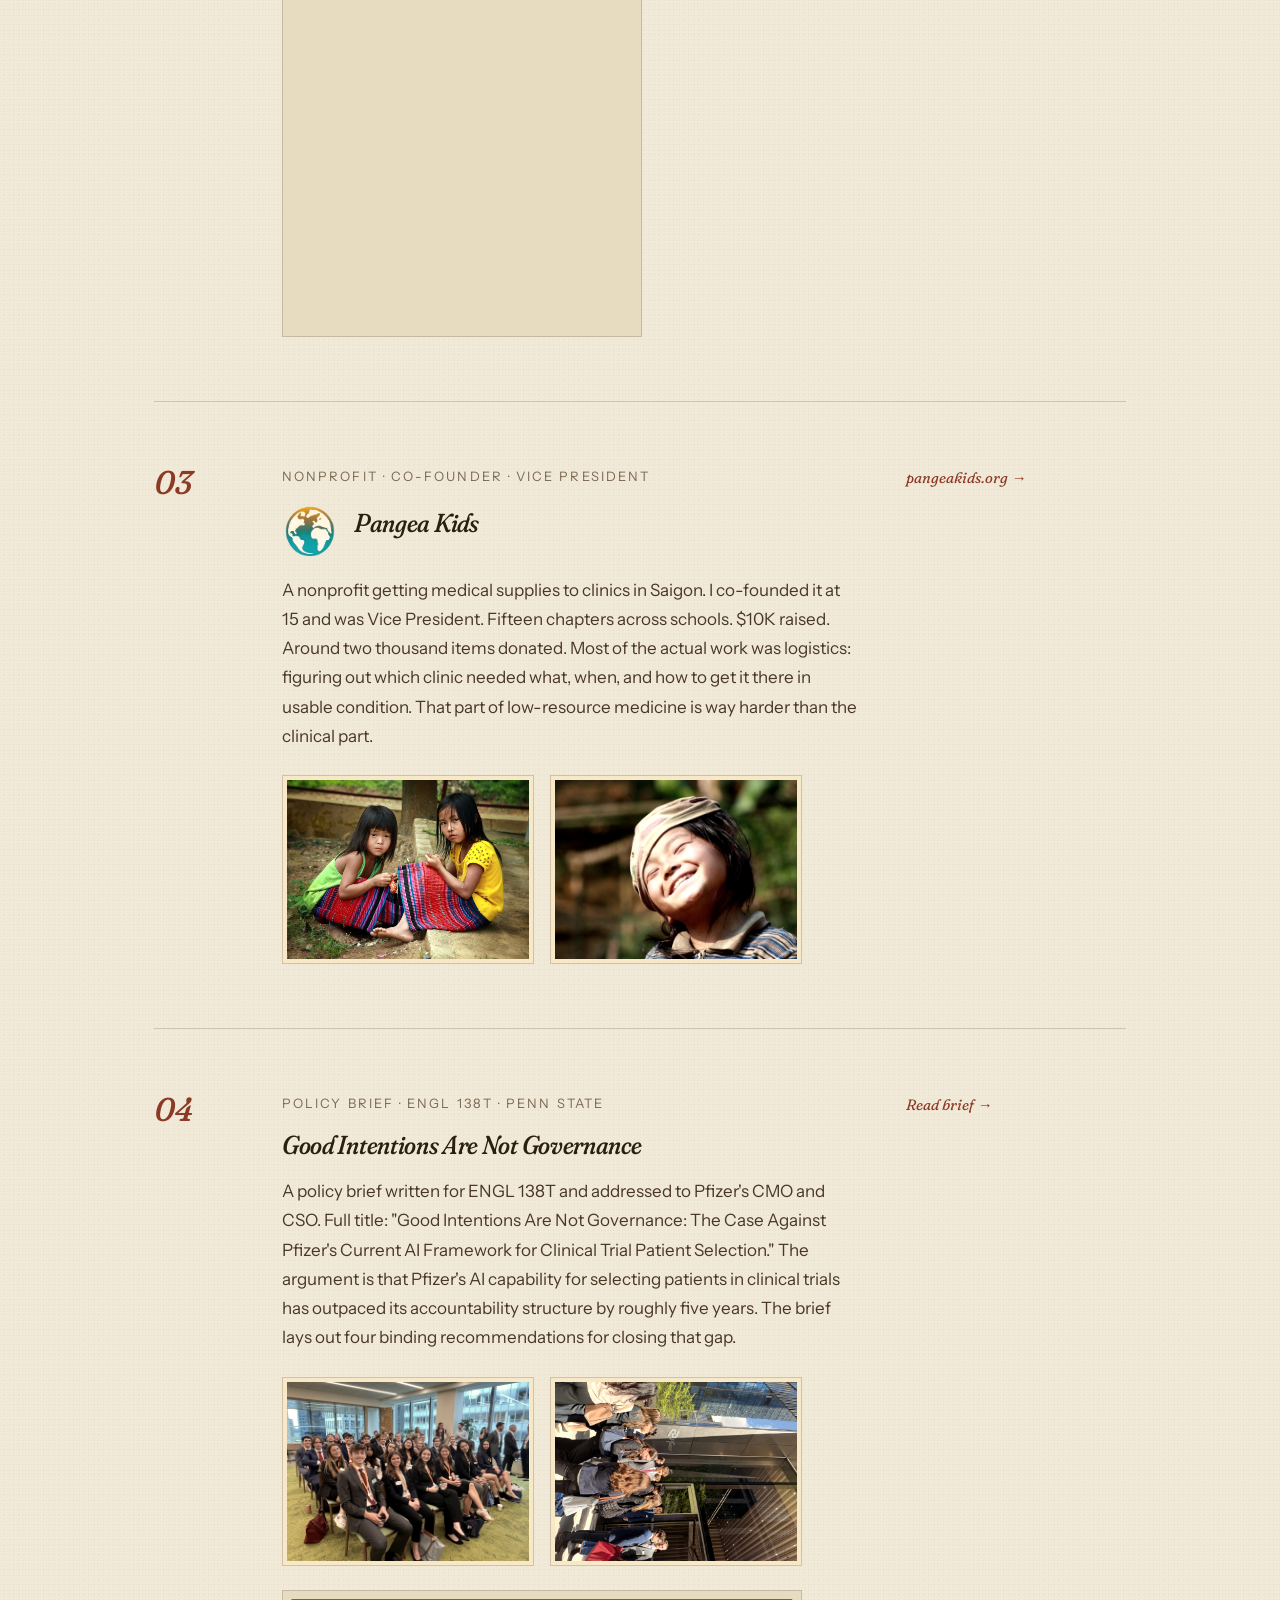
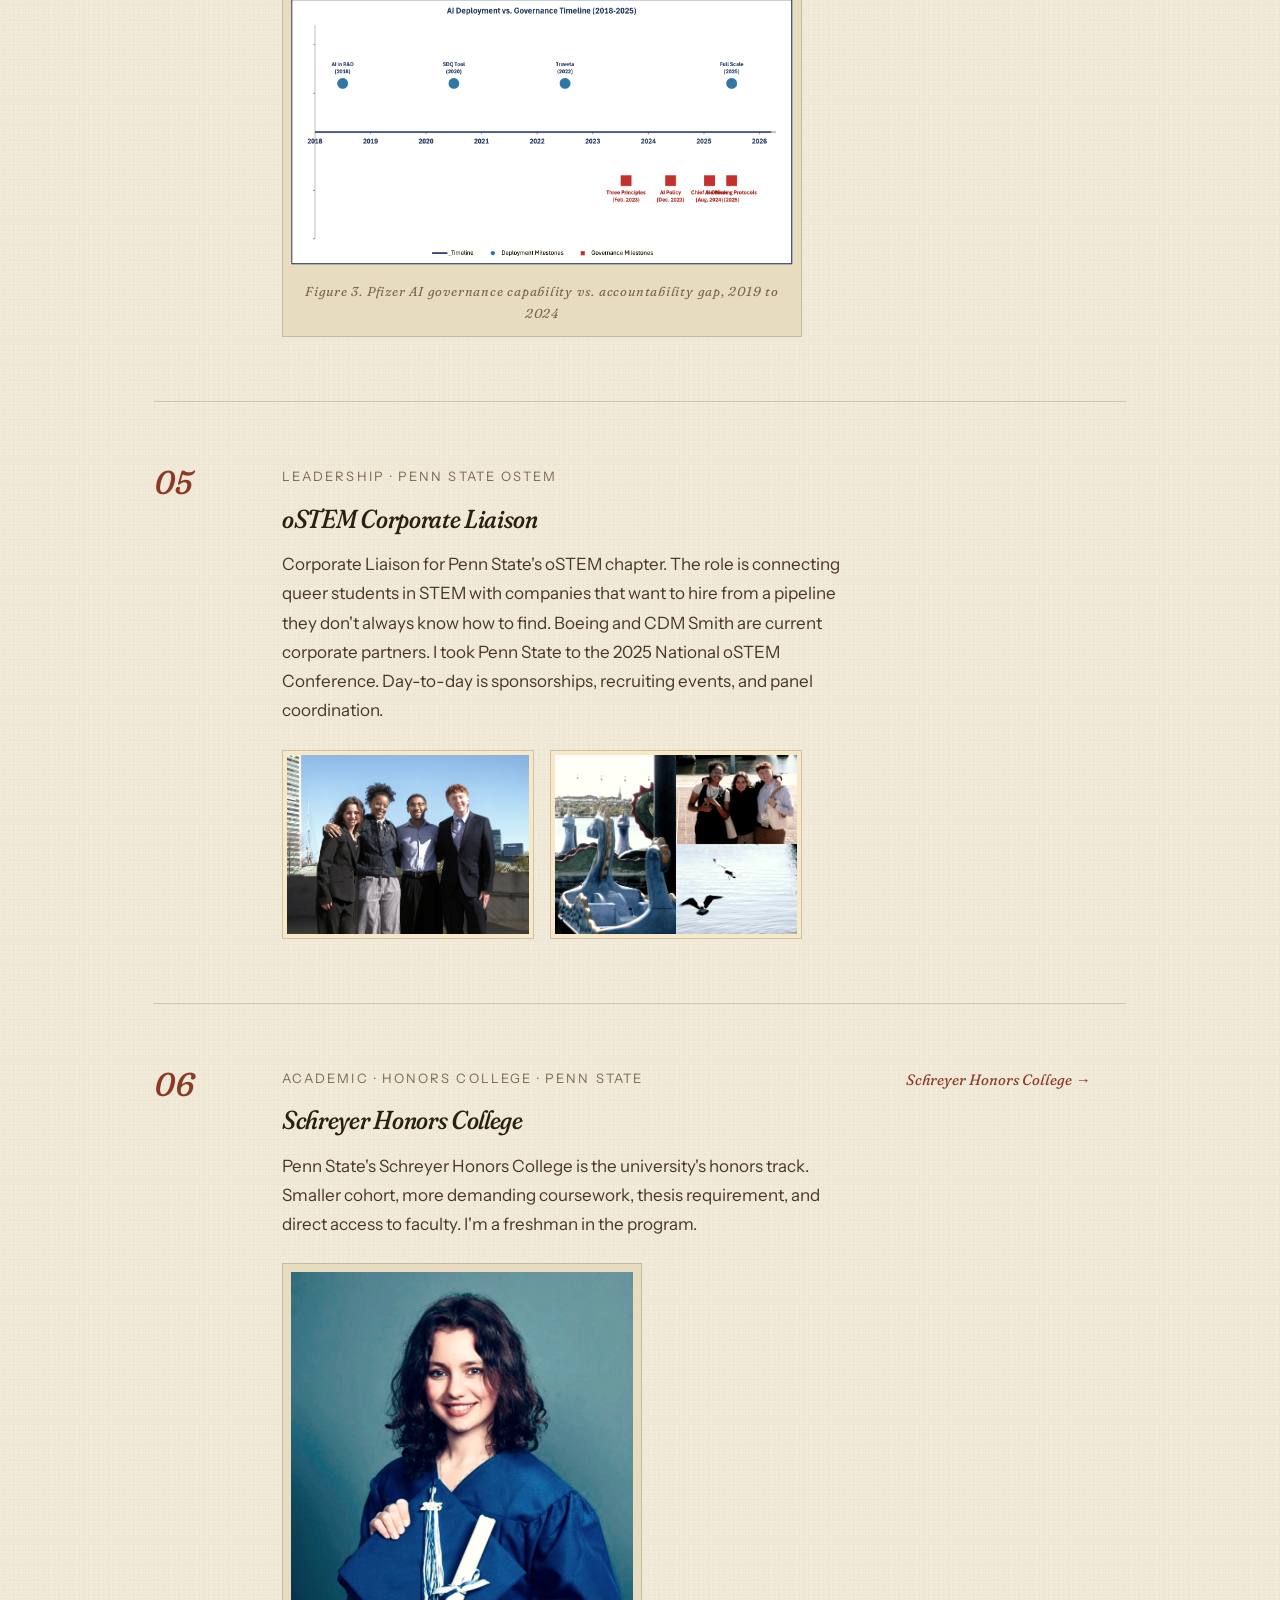
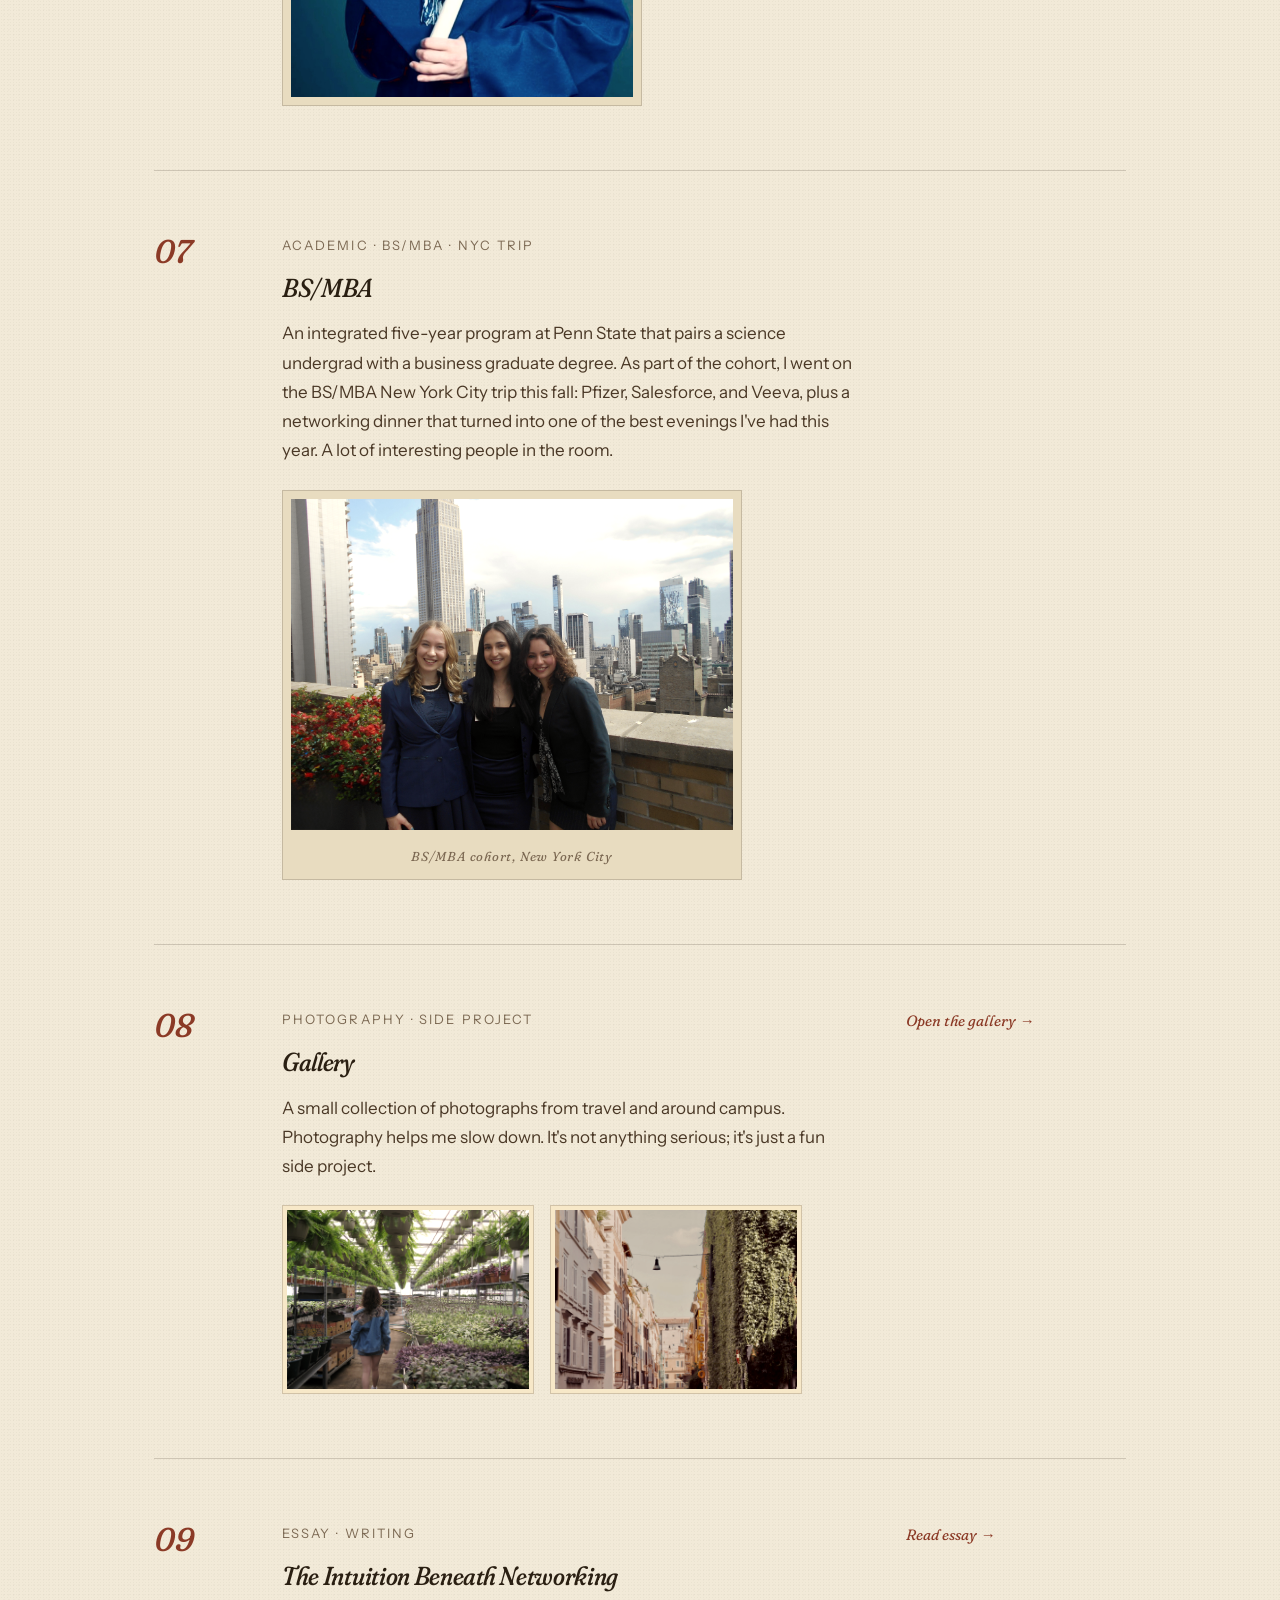
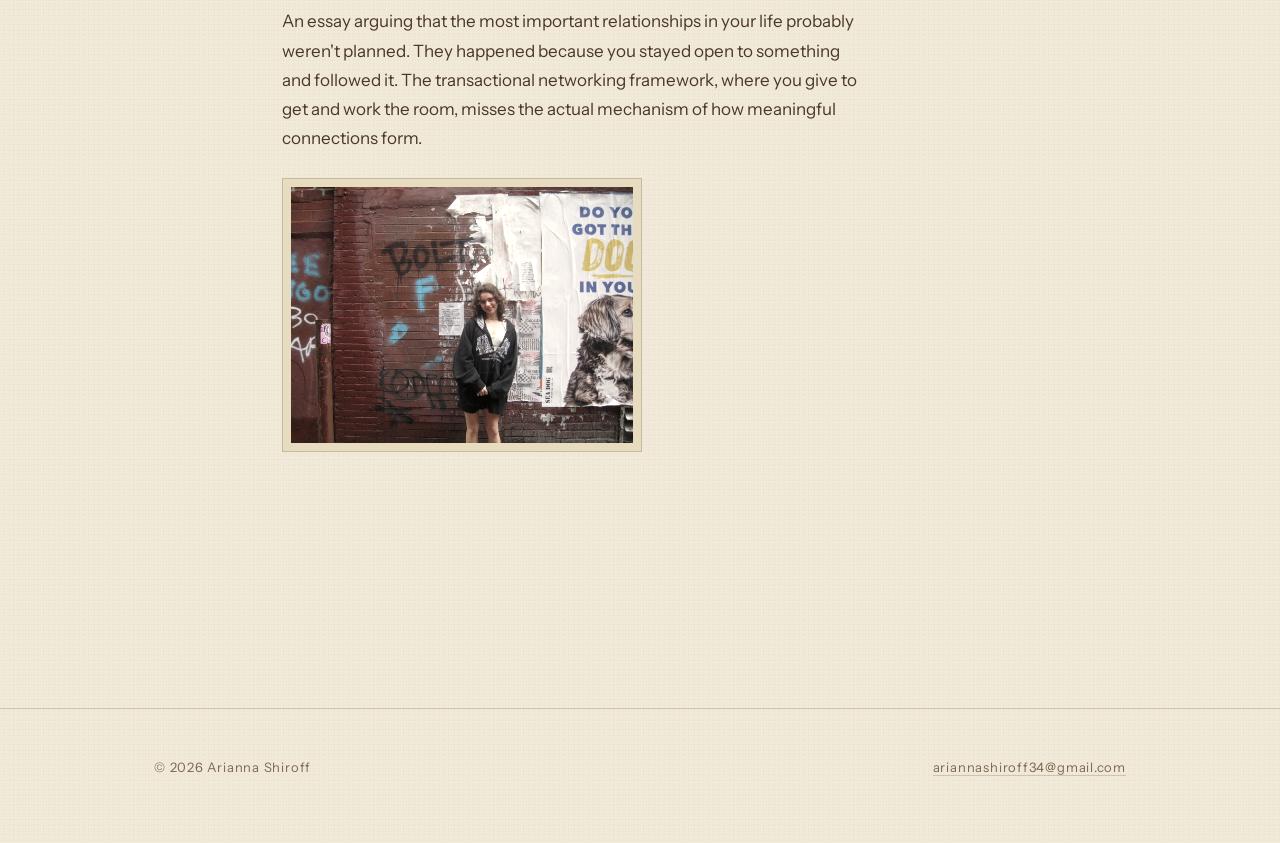
<file: work.html>
<!doctype html>
<html lang="en">
<head>
  <meta charset="utf-8" />
  <meta name="viewport" content="width=device-width, initial-scale=1" />
  <title>Work | Arianna Shiroff</title>
  <meta name="description" content="Selected work by Arianna Shiroff: the Thyself typology app, Pangea Kids nonprofit, a Pfizer AI governance policy brief, oSTEM corporate liaison work, Schreyer BS/MBA, and an essay on networking." />

  <meta property="og:type" content="website" />
  <meta property="og:title" content="Work | Arianna Shiroff" />
  <meta property="og:description" content="Seven artifacts. One throughline." />
  <meta property="og:image" content="/assets/og-image.jpg" />

  <link rel="preconnect" href="https://fonts.googleapis.com" />
  <link rel="preconnect" href="https://fonts.gstatic.com" crossorigin />
  <link href="https://fonts.googleapis.com/css2?family=Fraunces:ital,opsz,wght,SOFT@0,9..144,400..700,0..100;1,9..144,400..700,0..100&family=Instrument+Sans:ital,wght@0,400;0,500;0,600;1,400&display=swap" rel="stylesheet" />

  <link rel="stylesheet" href="/css/styles.css" />
</head>
<body>

<header class="site-header">
  <div class="container">
    <a href="/" class="site-mark">Arianna Shiroff</a>
    <nav class="site-nav" aria-label="Primary">
      <ul>
        <li><a href="/">Home</a></li>
        <li><a href="/about.html">About</a></li>
        <li><a href="/work.html" class="is-active">Work</a></li>
        <li><a href="/gallery.html">Gallery</a></li>
        <li><a href="/contact.html">Contact</a></li>
      </ul>
    </nav>
  </div>
</header>

<main>
  <section class="hero">
    <div class="container">
      <p class="hero__eyebrow">Work</p>
      <h1 class="hero__title">Nine artifacts. <em>One throughline.</em></h1>
      <p class="hero__lede">Each of these is a different surface for the same project: taking something complicated and making it actually useful. Clinical research. Product. Policy. Nonprofit work. The form keeps changing.</p>
    </div>
  </section>

  <section>
    <div class="container">
      <div class="gallery">

        <article class="artifact" id="resume">
          <div class="artifact__num">01</div>
          <div class="artifact__body">
            <p class="artifact__meta">Document · PDF</p>
            <h3>Resume</h3>
            <p class="artifact__blurb">A one-page summary of clinical research, product, nonprofit, and coursework. About ninety seconds to read.</p>
          </div>
          <div class="artifact__links">
            <a href="/assets/resume.pdf" download>Download PDF →</a>
          </div>
        </article>

        <article class="artifact" id="thyself">
          <div class="artifact__num">02</div>
          <div class="artifact__body">
            <p class="artifact__meta">Product · Beta · 100-Person Waitlist</p>
            <h3>Thyself</h3>
            <p class="artifact__blurb">A typology app I'm building. Enneagram-centered, with MBTI, Socionics, instinctual variants, and Attitudinals all built in. The point is to actually let people use these frameworks at the level of precision they were designed for, instead of the watered-down version most apps give you. Currently in beta with around 100 people on the waitlist.</p>
            <div class="thyself-embed">
              <iframe src="https://psyche-app-two.vercel.app" title="Thyself live preview" loading="lazy"></iframe>
            </div>
          </div>
          <div class="artifact__links">
            <a href="https://psyche-app-two.vercel.app" target="_blank" rel="noopener">Open Thyself →</a>
          </div>
        </article>

        <article class="artifact" id="vmaa">
          <div class="artifact__num">03</div>
          <div class="artifact__body">
            <p class="artifact__meta">Nonprofit · Co-Founder · Vice President</p>
            <div class="pangea-logo-wrap">
              <img src="/assets/pangea-logo.png" alt="Pangea Kids logo" />
              <h3>Pangea Kids</h3>
            </div>
            <p class="artifact__blurb">A nonprofit getting medical supplies to clinics in Saigon. I co-founded it at 15 and was Vice President. Fifteen chapters across schools. $10K raised. Around two thousand items donated. Most of the actual work was logistics: figuring out which clinic needed what, when, and how to get it there in usable condition. That part of low-resource medicine is way harder than the clinical part.</p>
            <div class="photo-grid">
              <img src="/assets/pangea-kids-1.png" alt="Pangea Kids children in Vietnam" />
              <img src="/assets/pangea-kids-2.png" alt="Pangea Kids child smiling" />
            </div>
          </div>
          <div class="artifact__links">
            <a href="https://pangeakids.org" target="_blank" rel="noopener">pangeakids.org →</a>
          </div>
        </article>

        <article class="artifact" id="pfizer-brief">
          <div class="artifact__num">04</div>
          <div class="artifact__body">
            <p class="artifact__meta">Policy Brief · ENGL 138T · Penn State</p>
            <h3>Good Intentions Are Not Governance</h3>
            <p class="artifact__blurb">A policy brief written for ENGL 138T and addressed to Pfizer's CMO and CSO. Full title: "Good Intentions Are Not Governance: The Case Against Pfizer's Current AI Framework for Clinical Trial Patient Selection." The argument is that Pfizer's AI capability for selecting patients in clinical trials has outpaced its accountability structure by roughly five years. The brief lays out four binding recommendations for closing that gap.</p>
            <div class="photo-grid">
              <img src="/assets/pfizer-cohort.jpg" alt="Pfizer intern cohort" />
              <img src="/assets/pfizer-exterior.jpg" alt="At Pfizer headquarters" />
            </div>
            <figure class="artifact__image">
              <img src="/assets/pfizer-figure.png" alt="Governance timeline figure from the Pfizer policy brief" />
              <figcaption>Figure 3. Pfizer AI governance capability vs. accountability gap, 2019 to 2024</figcaption>
            </figure>
          </div>
          <div class="artifact__links">
            <a href="/assets/pfizer-brief.pdf" target="_blank" rel="noopener">Read brief →</a>
          </div>
        </article>

        <article class="artifact" id="ostem">
          <div class="artifact__num">05</div>
          <div class="artifact__body">
            <p class="artifact__meta">Leadership · Penn State oSTEM</p>
            <h3>oSTEM Corporate Liaison</h3>
            <p class="artifact__blurb">Corporate Liaison for Penn State's oSTEM chapter. The role is connecting queer students in STEM with companies that want to hire from a pipeline they don't always know how to find. Boeing and CDM Smith are current corporate partners. I took Penn State to the 2025 National oSTEM Conference. Day-to-day is sponsorships, recruiting events, and panel coordination.</p>
            <div class="photo-grid">
              <img src="/assets/ari-ostem-group.jpg" alt="Arianna Shiroff with oSTEM members at the 2025 National Conference" />
              <img src="/assets/ari-ostem-baltimore.jpg" alt="Penn State oSTEM at the Baltimore Inner Harbor, 2025" />
            </div>
          </div>
        </article>

        <article class="artifact" id="schreyer">
          <div class="artifact__num">06</div>
          <div class="artifact__body">
            <p class="artifact__meta">Academic · Honors College · Penn State</p>
            <h3>Schreyer Honors College</h3>
            <p class="artifact__blurb">Penn State's Schreyer Honors College is the university's honors track. Smaller cohort, more demanding coursework, thesis requirement, and direct access to faculty. I'm a freshman in the program.</p>
            <figure class="artifact__image" style="max-width: 360px;">
              <img src="/assets/ari-graduation.jpg" alt="Arianna Shiroff graduating high school, 2025" />
            </figure>
          </div>
          <div class="artifact__links">
            <a href="https://www.shc.psu.edu" target="_blank" rel="noopener">Schreyer Honors College →</a>
          </div>
        </article>

        <article class="artifact" id="bsmba">
          <div class="artifact__num">07</div>
          <div class="artifact__body">
            <p class="artifact__meta">Academic · BS/MBA · NYC Trip</p>
            <h3>BS/MBA</h3>
            <p class="artifact__blurb">An integrated five-year program at Penn State that pairs a science undergrad with a business graduate degree. As part of the cohort, I went on the BS/MBA New York City trip this fall: Pfizer, Salesforce, and Veeva, plus a networking dinner that turned into one of the best evenings I've had this year. A lot of interesting people in the room.</p>
            <figure class="artifact__image" style="max-width: 460px;">
              <img src="/assets/ari-nyc.jpg" alt="Arianna Shiroff with the BS/MBA cohort in New York City" />
              <figcaption>BS/MBA cohort, New York City</figcaption>
            </figure>
          </div>
        </article>

        <article class="artifact" id="gallery">
          <div class="artifact__num">08</div>
          <div class="artifact__body">
            <p class="artifact__meta">Photography · Side Project</p>
            <h3>Gallery</h3>
            <p class="artifact__blurb">A small collection of photographs from travel and around campus. Photography helps me slow down. It's not anything serious; it's just a fun side project.</p>
            <div class="photo-grid">
              <img src="/assets/gallery-greenhouse-back.jpg" alt="Greenhouse, denim jacket" loading="lazy" />
              <img src="/assets/gallery-rome-grifo.jpg" alt="Rome street" loading="lazy" />
            </div>
          </div>
          <div class="artifact__links">
            <a href="/gallery.html">Open the gallery →</a>
          </div>
        </article>

        <article class="artifact" id="networking">
          <div class="artifact__num">09</div>
          <div class="artifact__body">
            <p class="artifact__meta">Essay · Writing</p>
            <h3>The Intuition Beneath Networking</h3>
            <p class="artifact__blurb">An essay arguing that the most important relationships in your life probably weren't planned. They happened because you stayed open to something and followed it. The transactional networking framework, where you give to get and work the room, misses the actual mechanism of how meaningful connections form.</p>
            <figure class="artifact__image" style="max-width: 360px;">
              <img src="/assets/ari-boston-street.jpg" alt="Arianna Shiroff in Boston, 2024" />
            </figure>
          </div>
          <div class="artifact__links">
            <a href="/assets/networking-essay.pdf" target="_blank" rel="noopener">Read essay →</a>
          </div>
        </article>

      </div>
    </div>
  </section>
</main>

<footer class="site-footer">
  <div class="container">
    <span>© 2026 Arianna Shiroff</span>
    <span><a href="/contact.html">ariannashiroff34@gmail.com</a></span>
  </div>
</footer>

</body>
</html>
</file>
<file: css/styles.css>
/* =========================================================
   Arianna Shiroff — Portfolio
   Stack: Fraunces (display + drop cap) + Instrument Sans (body)
   Palette: Parchment / Sepia / Terracotta
   Mood: warm, slightly aged, editorial. Print-leaning, not costume.
   ========================================================= */

:root {
  /* Color — vintage parchment */
  --bg: #F2EAD8;            /* warm cream / parchment */
  --bg-deep: #ECE1C9;        /* slightly aged section bg */
  --surface: #E8DCC0;        /* card / aged paper */
  --surface-warm: #DFD0AF;   /* slightly more saturated */
  --ink: #2A1F12;            /* warm sepia black */
  --ink-soft: #4A3826;       /* softer sepia */
  --muted: #7C6953;          /* faded brown */
  --accent: #8B3A26;         /* terracotta / oxblood */
  --accent-dark: #5E2417;    /* deep oxblood */
  --hairline: rgba(42, 31, 18, 0.18);
  --hairline-soft: rgba(42, 31, 18, 0.10);

  /* Type */
  --font-display: "Fraunces", Georgia, "Times New Roman", serif;
  --font-body: "Instrument Sans", -apple-system, BlinkMacSystemFont, "Segoe UI", sans-serif;

  /* Scale */
  --fs-xs: 0.8125rem;
  --fs-sm: 0.9375rem;
  --fs-base: 1.0625rem;
  --fs-md: 1.3125rem;
  --fs-lg: 1.625rem;
  --fs-xl: 2.0625rem;
  --fs-2xl: 2.5625rem;
  --fs-3xl: 3.25rem;

  /* Spacing */
  --space-1: 4px;
  --space-2: 8px;
  --space-3: 16px;
  --space-4: 24px;
  --space-5: 32px;
  --space-6: 48px;
  --space-7: 64px;
  --space-8: 96px;
  --space-9: 128px;
}

/* Reset */
*, *::before, *::after { box-sizing: border-box; }
html { scroll-behavior: smooth; -webkit-text-size-adjust: 100%; }
body, h1, h2, h3, h4, p, ul, ol, figure, blockquote { margin: 0; padding: 0; }
ul, ol { list-style: none; }
img, svg { display: block; max-width: 100%; height: auto; }

/* Base — paper-grain background */
body {
  background-color: var(--bg);
  background-image:
    radial-gradient(rgba(42, 31, 18, 0.035) 1px, transparent 1px),
    radial-gradient(rgba(42, 31, 18, 0.025) 1px, transparent 1px);
  background-size: 3px 3px, 5px 5px;
  background-position: 0 0, 1px 2px;
  color: var(--ink);
  font-family: var(--font-body);
  font-size: var(--fs-base);
  line-height: 1.65;
  font-weight: 400;
  -webkit-font-smoothing: antialiased;
  -moz-osx-font-smoothing: grayscale;
  text-rendering: optimizeLegibility;
}

h1, h2, h3, h4 {
  font-family: var(--font-display);
  font-weight: 500;
  line-height: 1.18;
  letter-spacing: -0.012em;
  color: var(--ink);
  font-variation-settings: "opsz" 36, "SOFT" 50;
}

h1 { font-size: clamp(var(--fs-2xl), 6vw, var(--fs-3xl)); font-weight: 600; }
h2 { font-size: clamp(var(--fs-xl), 4vw, var(--fs-2xl)); }
h2 em { font-style: italic; color: var(--accent); font-variation-settings: "opsz" 96, "SOFT" 100; }
h3 { font-size: var(--fs-lg); }
h4 { font-size: var(--fs-md); font-weight: 600; }

p { max-width: 65ch; }
p + p { margin-top: 1em; }

a {
  color: var(--ink);
  text-decoration: none;
  border-bottom: 1px solid transparent;
  transition: color 0.2s ease, border-color 0.2s ease;
}
a:hover { color: var(--accent); border-bottom-color: var(--accent); }

::selection { background: var(--accent); color: var(--bg); }

/* Layout */
.container {
  width: 100%;
  max-width: 1100px;
  margin: 0 auto;
  padding: 0 clamp(var(--space-4), 5vw, var(--space-7));
}
.prose { max-width: 65ch; }

/* Header / Nav */
.site-header {
  padding: var(--space-5) 0;
  border-bottom: 1px solid var(--hairline);
}
.site-header .container {
  display: flex;
  align-items: center;
  justify-content: space-between;
  flex-wrap: wrap;
  gap: var(--space-3);
}
.site-mark {
  font-family: var(--font-display);
  font-size: var(--fs-md);
  font-weight: 600;
  font-style: italic;
  letter-spacing: -0.01em;
  color: var(--ink);
  border: none;
  font-variation-settings: "opsz" 36, "SOFT" 80;
}
.site-mark:hover { color: var(--accent); }

.site-nav ul {
  display: flex;
  gap: var(--space-5);
  font-size: var(--fs-xs);
  letter-spacing: 0.14em;
  text-transform: uppercase;
}
.site-nav a {
  color: var(--ink-soft);
  border-bottom: 1px solid transparent;
  padding-bottom: 2px;
}
.site-nav a:hover, .site-nav a.is-active {
  color: var(--accent);
  border-bottom-color: var(--accent);
}

/* Hero — default is a simple single-column intro for sub-pages.
   The home page uses .hero with .hero__photo-pane inside, which switches to split layout. */
.hero {
  padding: clamp(var(--space-6), 7vw, var(--space-8)) 0 clamp(var(--space-5), 5vw, var(--space-7));
  border-bottom: 1px solid var(--hairline);
}

/* Split layout for the home page (when a photo pane is present) */
.hero:has(.hero__photo-pane) {
  min-height: 88svh;
  display: grid;
  grid-template-columns: 1fr 1fr;
  align-items: stretch;
  padding: 0;
  margin: 0;
}
.hero__copy {
  display: flex;
  flex-direction: column;
  justify-content: center;
  padding: clamp(var(--space-6), 6vw, var(--space-8));
}
.hero__photo-pane {
  position: relative;
  overflow: hidden;
  background: var(--surface);
  border-left: 1px solid var(--hairline);
}
.hero__photo-pane img {
  width: 100%;
  height: 100%;
  object-fit: cover;
  object-position: top center;
  display: block;
  filter: sepia(0.18) saturate(0.92) contrast(1.03);
}
.hero__eyebrow {
  font-size: var(--fs-xs);
  letter-spacing: 0.18em;
  text-transform: uppercase;
  color: var(--muted);
  margin-bottom: var(--space-5);
  font-feature-settings: "smcp";
}
.hero__name {
  font-family: var(--font-display);
  font-size: clamp(3.75rem, 9vw, 8.5rem);
  font-weight: 600;
  line-height: 0.92;
  letter-spacing: -0.035em;
  color: var(--ink);
  margin-bottom: var(--space-6);
  font-variation-settings: "opsz" 144, "SOFT" 30;
}
.hero__title {
  font-size: clamp(var(--fs-2xl), 6.5vw, var(--fs-3xl));
  font-weight: 500;
  font-variation-settings: "opsz" 96, "SOFT" 50;
  margin-bottom: var(--space-5);
  max-width: 18ch;
}
.hero__title em {
  font-style: italic;
  color: var(--accent);
  font-variation-settings: "opsz" 96, "SOFT" 100;
}
.hero__lede {
  font-size: var(--fs-base);
  color: var(--ink-soft);
  max-width: 44ch;
  line-height: 1.72;
  margin-bottom: var(--space-5);
}
.hero__cta {
  font-size: var(--fs-sm);
  color: var(--ink);
  border-bottom: 1px solid var(--ink);
  letter-spacing: 0.05em;
  display: inline-block;
  padding-bottom: 2px;
  align-self: flex-start;
  font-style: italic;
  font-family: var(--font-display);
  font-variation-settings: "opsz" 36, "SOFT" 80;
}
.hero__cta:hover { color: var(--accent); border-color: var(--accent); }

@media (max-width: 767px) {
  .hero:has(.hero__photo-pane) {
    grid-template-columns: 1fr;
    grid-template-rows: 60vw 1fr;
    min-height: unset;
  }
  .hero__photo-pane { order: -1; border-left: none; border-bottom: 1px solid var(--hairline); }
  .hero__copy { padding: var(--space-6) var(--space-4) var(--space-7); }
  .hero__name { font-size: clamp(3rem, 13vw, 5rem); }
}

/* Sections */
section { padding: clamp(var(--space-7), 8vw, var(--space-8)) 0; }
.section__label {
  font-size: var(--fs-xs);
  letter-spacing: 0.22em;
  text-transform: uppercase;
  color: var(--muted);
  margin-bottom: var(--space-4);
  font-feature-settings: "smcp";
}
.section__title {
  margin-bottom: var(--space-6);
  max-width: 24ch;
  font-style: italic;
  font-variation-settings: "opsz" 96, "SOFT" 80;
}
.divider {
  height: 1px;
  background: var(--hairline);
  border: 0;
  margin: 0;
}

/* Credentials strip */
.credentials {
  display: grid;
  grid-template-columns: repeat(auto-fit, minmax(220px, 1fr));
  gap: var(--space-5);
  padding: var(--space-7) 0;
  border-top: 1px solid var(--hairline);
  border-bottom: 1px solid var(--hairline);
}
.credentials__item h4 {
  font-family: var(--font-display);
  font-size: var(--fs-md);
  font-weight: 600;
  font-style: italic;
  font-variation-settings: "opsz" 36, "SOFT" 80;
  color: var(--ink);
  margin-bottom: var(--space-2);
}
.credentials__item p {
  font-size: var(--fs-sm);
  color: var(--muted);
  line-height: 1.55;
}

/* Featured grid (home) */
.featured {
  display: grid;
  grid-template-columns: 1fr;
  gap: var(--space-5);
}
@media (min-width: 768px) {
  .featured { grid-template-columns: repeat(3, 1fr); gap: var(--space-5); }
}
.featured__card {
  padding: var(--space-6) var(--space-5);
  background: var(--surface);
  border-radius: 0;
  border: 1px solid var(--hairline);
  position: relative;
  transition: transform 0.3s ease, box-shadow 0.3s ease, border-color 0.3s ease;
}
.featured__card::before {
  content: "";
  position: absolute;
  inset: 4px;
  border: 1px solid var(--hairline-soft);
  pointer-events: none;
}
.featured__card:hover {
  transform: translateY(-3px);
  border-color: var(--accent);
  box-shadow: 0 12px 32px -16px rgba(42, 31, 18, 0.25);
}
.featured__card a { border: none; color: inherit; display: block; }
.featured__card h3 {
  font-size: var(--fs-md);
  margin-bottom: var(--space-3);
  font-style: italic;
  font-variation-settings: "opsz" 36, "SOFT" 80;
  color: var(--ink);
}
.featured__card p {
  font-size: var(--fs-sm);
  color: var(--ink-soft);
  line-height: 1.6;
}
.featured__card .arrow {
  display: inline-block;
  margin-top: var(--space-4);
  color: var(--accent);
  font-size: var(--fs-sm);
  font-style: italic;
  font-family: var(--font-display);
  font-variation-settings: "opsz" 36, "SOFT" 100;
}

/* Work / artifact gallery */
.gallery { display: flex; flex-direction: column; }
.artifact {
  display: grid;
  grid-template-columns: 1fr;
  gap: var(--space-4);
  padding: var(--space-7) 0;
  border-bottom: 1px solid var(--hairline);
}
.artifact:last-child { border-bottom: none; }
@media (min-width: 768px) {
  .artifact { grid-template-columns: 80px 1fr 220px; gap: var(--space-6); align-items: start; }
}
.artifact__num {
  font-family: var(--font-display);
  font-size: var(--fs-xl);
  font-weight: 500;
  font-style: italic;
  color: var(--accent);
  font-variation-settings: "opsz" 96, "SOFT" 100;
  line-height: 1;
}
.artifact__body h3 {
  font-size: var(--fs-lg);
  margin-bottom: var(--space-3);
  font-style: italic;
  font-variation-settings: "opsz" 96, "SOFT" 80;
}
.artifact__meta {
  font-size: var(--fs-xs);
  letter-spacing: 0.16em;
  text-transform: uppercase;
  color: var(--muted);
  margin-bottom: var(--space-3);
  font-feature-settings: "smcp";
}
.artifact__blurb {
  font-size: var(--fs-base);
  line-height: 1.72;
  max-width: 60ch;
  color: var(--ink-soft);
}
.artifact__links {
  display: flex;
  flex-direction: column;
  gap: var(--space-2);
  font-size: var(--fs-sm);
  margin-top: var(--space-3);
  font-style: italic;
  font-family: var(--font-display);
  font-variation-settings: "opsz" 36, "SOFT" 80;
}
.artifact__links a { color: var(--accent); }
.artifact__links a:hover { color: var(--accent-dark); border-bottom-color: var(--accent-dark); }
@media (min-width: 768px) {
  .artifact__links { margin-top: 0; align-items: flex-start; }
}

/* About-specific */
.bio p {
  font-size: var(--fs-md);
  line-height: 1.7;
  margin-bottom: 1.1em;
  color: var(--ink-soft);
}

/* Drop cap on first paragraph */
.bio p:first-child::first-letter {
  font-family: var(--font-display);
  font-size: 4.4em;
  font-weight: 600;
  line-height: 0.85;
  float: left;
  padding: 0.08em 0.12em 0 0;
  margin-bottom: -0.05em;
  color: var(--accent);
  font-variation-settings: "opsz" 144, "SOFT" 50;
}

.typology {
  display: grid;
  grid-template-columns: repeat(auto-fit, minmax(140px, 1fr));
  gap: var(--space-4);
  padding: var(--space-6);
  background: var(--surface);
  border: 1px solid var(--hairline);
  position: relative;
  margin: var(--space-7) 0;
}
.typology::before {
  content: "";
  position: absolute;
  inset: 4px;
  border: 1px solid var(--hairline-soft);
  pointer-events: none;
}
.typology__item {
  font-size: var(--fs-sm);
  position: relative;
}
.typology__item strong {
  display: block;
  font-family: var(--font-display);
  font-size: var(--fs-md);
  font-weight: 600;
  font-style: italic;
  color: var(--accent);
  margin-bottom: 2px;
  font-variation-settings: "opsz" 36, "SOFT" 100;
}
.typology__item span {
  color: var(--muted);
  font-size: var(--fs-xs);
  letter-spacing: 0.16em;
  text-transform: uppercase;
  font-feature-settings: "smcp";
}

/* Contact */
.contact-block {
  text-align: left;
  padding: var(--space-8) 0;
}
.contact-block h1 { margin-bottom: var(--space-5); max-width: 20ch; }
.contact-block p { font-size: var(--fs-md); color: var(--muted); margin-bottom: var(--space-6); }
.contact-email {
  font-family: var(--font-display);
  font-size: clamp(var(--fs-xl), 5vw, var(--fs-2xl));
  font-weight: 500;
  font-style: italic;
  color: var(--accent);
  border-bottom: 1px solid var(--accent);
  padding-bottom: var(--space-1);
  word-break: break-all;
  font-variation-settings: "opsz" 96, "SOFT" 100;
}
.contact-email:hover { color: var(--accent-dark); border-color: var(--accent-dark); }

/* Footer */
.site-footer {
  padding: var(--space-6) 0 var(--space-7);
  border-top: 1px solid var(--hairline);
  margin-top: var(--space-8);
  font-size: var(--fs-xs);
  color: var(--muted);
  letter-spacing: 0.06em;
}
.site-footer .container {
  display: flex;
  justify-content: space-between;
  flex-wrap: wrap;
  gap: var(--space-3);
}
.site-footer a { color: var(--muted); border-bottom-color: var(--hairline); }
.site-footer a:hover { color: var(--accent); border-bottom-color: var(--accent); }

/* Bio photo */
.bio-wrap {
  display: grid;
  grid-template-columns: 1fr;
  gap: var(--space-6);
  align-items: start;
}
@media (min-width: 768px) {
  .bio-wrap { grid-template-columns: 260px 1fr; }
}
.bio-photo {
  width: 100%;
  max-width: 260px;
  aspect-ratio: 3/4;
  object-fit: cover;
  object-position: top;
  border: 1px solid var(--hairline);
  filter: sepia(0.2) saturate(0.92) contrast(1.04);
  box-shadow: 0 6px 16px -10px rgba(42, 31, 18, 0.4);
}

/* Artifact image / figure */
.artifact__image {
  margin: var(--space-4) 0 0;
  border: 1px solid var(--hairline);
  max-width: 520px;
  background: var(--surface);
  padding: var(--space-2);
}
.artifact__image img {
  width: 100%;
  height: auto;
  display: block;
  filter: sepia(0.15) saturate(0.94) contrast(1.03);
}
.artifact__image figcaption {
  font-size: var(--fs-xs);
  color: var(--muted);
  padding: var(--space-3) var(--space-2) var(--space-1);
  letter-spacing: 0.06em;
  font-style: italic;
  font-family: var(--font-display);
  font-variation-settings: "opsz" 36, "SOFT" 80;
  text-align: center;
}

/* App screenshots */
.app-screenshots {
  display: flex;
  gap: var(--space-3);
  margin-top: var(--space-4);
  overflow-x: auto;
  padding-bottom: var(--space-2);
}
.app-screenshots img {
  height: 220px;
  width: auto;
  border: 1px solid var(--hairline);
  flex-shrink: 0;
  filter: sepia(0.12) saturate(0.95);
}

/* Thyself live embed */
.thyself-embed {
  margin-top: var(--space-4);
  overflow: hidden;
  border: 1px solid var(--hairline);
  max-width: 360px;
  height: 640px;
  background: var(--surface);
  position: relative;
  padding: var(--space-2);
}
.thyself-embed iframe {
  width: 100%;
  height: 100%;
  border: none;
  display: block;
}

/* Pangea Kids logo */
.pangea-logo-wrap {
  display: flex;
  align-items: center;
  gap: var(--space-3);
  margin-bottom: var(--space-3);
}
.pangea-logo-wrap img {
  width: 56px;
  height: 56px;
  border-radius: 50%;
  object-fit: cover;
  filter: sepia(0.1);
}

/* Photo grid (2-up) */
.photo-grid {
  display: grid;
  grid-template-columns: repeat(2, 1fr);
  gap: var(--space-3);
  margin-top: var(--space-4);
  max-width: 520px;
}
.photo-grid img {
  width: 100%;
  aspect-ratio: 4/3;
  object-fit: cover;
  border: 1px solid var(--hairline);
  filter: sepia(0.18) saturate(0.92) contrast(1.04);
  background: var(--surface);
  padding: 4px;
}

/* Photo strip (3-up editorial) — used on about */
.photo-strip {
  display: grid;
  grid-template-columns: repeat(3, 1fr);
  gap: var(--space-4);
  margin: var(--space-7) 0;
}
.photo-strip img {
  width: 100%;
  aspect-ratio: 3/4;
  object-fit: cover;
  object-position: top center;
  border: 1px solid var(--hairline);
  filter: sepia(0.2) saturate(0.9) contrast(1.04);
  background: var(--surface);
  padding: 4px;
}
@media (max-width: 600px) {
  .photo-strip { grid-template-columns: 1fr 1fr; }
  .photo-strip img { aspect-ratio: 1/1; }
}

/* Home page editorial triptych — full-bleed below hero */
.editorial-strip {
  display: grid;
  grid-template-columns: repeat(3, 1fr);
  background: var(--bg-deep);
  border-top: 1px solid var(--hairline);
  border-bottom: 1px solid var(--hairline);
  padding: var(--space-5) clamp(var(--space-4), 5vw, var(--space-7));
  gap: var(--space-4);
}
.editorial-strip img {
  width: 100%;
  aspect-ratio: 4/5;
  object-fit: cover;
  border: 1px solid var(--hairline);
  background: var(--surface);
  padding: 4px;
  filter: sepia(0.22) saturate(0.88) contrast(1.05);
}
@media (max-width: 700px) {
  .editorial-strip { grid-template-columns: 1fr; padding: var(--space-4); }
  .editorial-strip img { aspect-ratio: 4/3; }
}

/* Origin figure */
.origin-figure {
  display: flex;
  align-items: flex-end;
  gap: var(--space-5);
  margin: var(--space-7) 0;
  flex-wrap: wrap;
  padding: var(--space-5);
  background: var(--surface);
  border: 1px solid var(--hairline);
  position: relative;
}
.origin-figure::before {
  content: "";
  position: absolute;
  inset: 4px;
  border: 1px solid var(--hairline-soft);
  pointer-events: none;
}
.origin-figure img {
  width: 200px;
  aspect-ratio: 3/4;
  object-fit: cover;
  object-position: top;
  border: 1px solid var(--hairline);
  flex-shrink: 0;
  filter: sepia(0.32) saturate(0.85) contrast(1.06);
  background: var(--bg);
  padding: 4px;
}
.origin-figure figcaption {
  font-size: var(--fs-sm);
  color: var(--muted);
  max-width: 28ch;
  line-height: 1.65;
  font-style: italic;
  font-family: var(--font-display);
  font-variation-settings: "opsz" 36, "SOFT" 80;
}

/* Gallery — masonry of paper-matted prints */
.gallery-grid {
  column-count: 3;
  column-gap: var(--space-4);
  margin: var(--space-7) 0;
}
.gallery-grid figure {
  break-inside: avoid;
  margin: 0 0 var(--space-4) 0;
  background: var(--surface);
  border: 1px solid var(--hairline);
  padding: 8px;
  position: relative;
  transition: transform 0.4s ease, box-shadow 0.4s ease;
}
.gallery-grid figure::before {
  content: "";
  position: absolute;
  inset: 4px;
  border: 1px solid var(--hairline-soft);
  pointer-events: none;
}
.gallery-grid figure:hover {
  transform: translateY(-3px);
  box-shadow: 0 12px 28px -16px rgba(42, 31, 18, 0.35);
}
.gallery-grid img {
  width: 100%;
  height: auto;
  display: block;
  filter: sepia(0.18) saturate(0.92) contrast(1.04);
}
.gallery-grid figcaption {
  font-size: var(--fs-xs);
  color: var(--muted);
  font-style: italic;
  text-align: center;
  padding: var(--space-2) 0 var(--space-1);
  font-family: var(--font-display);
  font-variation-settings: "opsz" 36, "SOFT" 80;
}

@media (max-width: 900px) {
  .gallery-grid { column-count: 2; }
}
@media (max-width: 600px) {
  .gallery-grid { column-count: 1; }
}

.gallery-coda {
  max-width: 60ch;
  margin: var(--space-8) auto var(--space-7);
  text-align: center;
  padding: var(--space-7) var(--space-4) 0;
  border-top: 1px solid var(--hairline);
}
.gallery-coda .section__label {
  margin-bottom: var(--space-4);
}
.gallery-coda p:not(.section__label) {
  font-size: var(--fs-md);
  font-style: italic;
  font-family: var(--font-display);
  color: var(--ink-soft);
  line-height: 1.7;
  font-variation-settings: "opsz" 96, "SOFT" 80;
  margin: 0 auto;
  max-width: 50ch;
}

/* Section ornament — small italic flourish between sections */
.ornament {
  text-align: center;
  font-family: var(--font-display);
  font-style: italic;
  font-size: var(--fs-md);
  color: var(--accent);
  letter-spacing: 0.4em;
  padding: var(--space-5) 0;
  font-variation-settings: "opsz" 96, "SOFT" 100;
}
.ornament::before { content: "·   ·   ·"; }

/* Utility */
.sr-only {
  position: absolute; width: 1px; height: 1px; padding: 0; margin: -1px;
  overflow: hidden; clip: rect(0,0,0,0); white-space: nowrap; border: 0;
}

/* Mobile nav */
@media (max-width: 480px) {
  .site-header .container { flex-direction: column; align-items: flex-start; }
  .site-nav ul { gap: var(--space-4); flex-wrap: wrap; }
}
</file>
